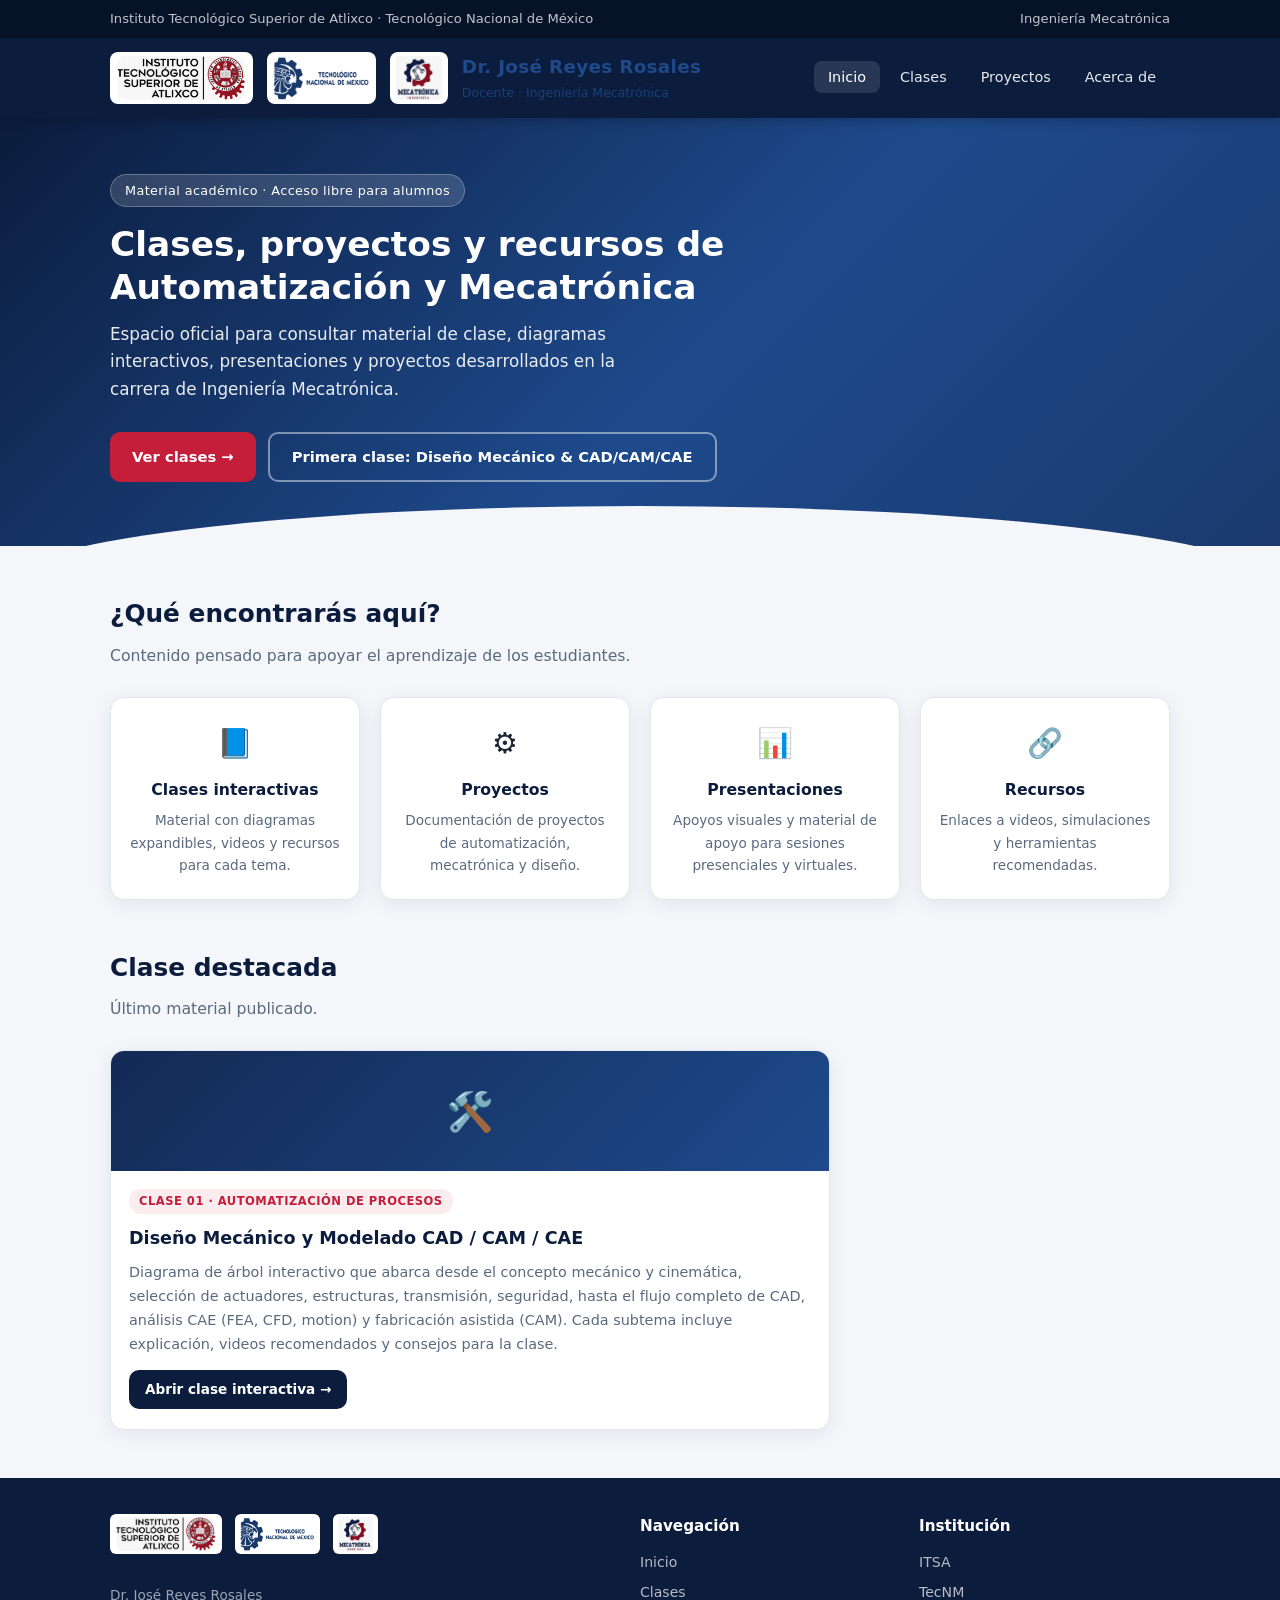
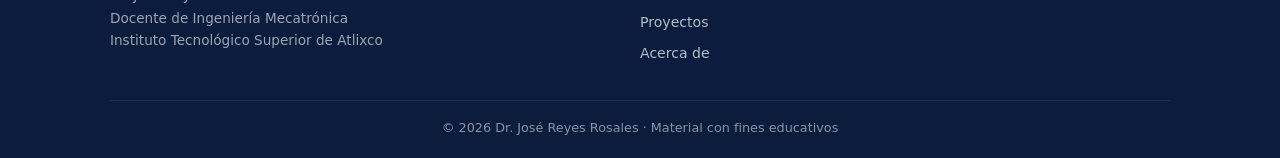
<file: index.html>
<!DOCTYPE html>
<html lang="es">
<head>
  <meta charset="UTF-8">
  <meta name="viewport" content="width=device-width, initial-scale=1.0">
  <title>Dr. José Reyes Rosales | Ingeniería Mecatrónica</title>
  <meta name="description" content="Sitio oficial del Dr. José Reyes Rosales. Clases, proyectos y material de Ingeniería Mecatrónica – Instituto Tecnológico Superior de Atlixco / Tecnológico Nacional de México.">
  <link rel="stylesheet" href="css/style.css">
</head>
<body>

  <!-- HEADER -->
  <header class="site-header">
    <div class="header-top">
      <div class="container">
        <span>Instituto Tecnológico Superior de Atlixco · Tecnológico Nacional de México</span>
        <span>Ingeniería Mecatrónica</span>
      </div>
    </div>
    <div class="header-main">
      <div class="container">
        <a href="index.html" class="brand">
          <img src="assets/LOGO1.png" alt="ITSA">
          <img src="assets/LOGO2.png" alt="TecNM">
          <img src="assets/LOGO3.png" alt="Mecatrónica">
          <div class="brand-text">
            <h1>Dr. José Reyes Rosales</h1>
            <span>Docente · Ingeniería Mecatrónica</span>
          </div>
        </a>
        <nav>
          <ul>
            <li><a href="index.html" class="active">Inicio</a></li>
            <li><a href="clases/index.html">Clases</a></li>
            <li><a href="proyectos/index.html">Proyectos</a></li>
            <li><a href="acerca.html">Acerca de</a></li>
          </ul>
        </nav>
      </div>
    </div>
  </header>

  <main>
    <!-- HERO -->
    <section class="hero">
      <div class="container">
        <div class="hero-badge">Material académico · Acceso libre para alumnos</div>
        <h2>Clases, proyectos y recursos de Automatización y Mecatrónica</h2>
        <p>
          Espacio oficial para consultar material de clase, diagramas interactivos,
          presentaciones y proyectos desarrollados en la carrera de Ingeniería Mecatrónica.
        </p>
        <div class="hero-actions">
          <a href="clases/index.html" class="btn btn-primary">Ver clases →</a>
          <a href="clases/01-diseno-mecanico-cad.html" class="btn btn-outline">Primera clase: Diseño Mecánico & CAD/CAM/CAE</a>
        </div>
      </div>
    </section>

    <!-- FEATURES -->
    <section class="section">
      <div class="container">
        <h2 class="section-title">¿Qué encontrarás aquí?</h2>
        <p class="section-subtitle">Contenido pensado para apoyar el aprendizaje de los estudiantes.</p>
        <div class="features">
          <div class="feature">
            <div class="icon">📘</div>
            <h4>Clases interactivas</h4>
            <p>Material con diagramas expandibles, videos y recursos para cada tema.</p>
          </div>
          <div class="feature">
            <div class="icon">⚙️</div>
            <h4>Proyectos</h4>
            <p>Documentación de proyectos de automatización, mecatrónica y diseño.</p>
          </div>
          <div class="feature">
            <div class="icon">📊</div>
            <h4>Presentaciones</h4>
            <p>Apoyos visuales y material de apoyo para sesiones presenciales y virtuales.</p>
          </div>
          <div class="feature">
            <div class="icon">🔗</div>
            <h4>Recursos</h4>
            <p>Enlaces a videos, simulaciones y herramientas recomendadas.</p>
          </div>
        </div>
      </div>
    </section>

    <!-- LATEST CLASS -->
    <section class="section" style="padding-top:0;">
      <div class="container">
        <h2 class="section-title">Clase destacada</h2>
        <p class="section-subtitle">Último material publicado.</p>
        <div class="cards">
          <article class="card" style="grid-column: 1 / -1; max-width: 720px;">
            <div class="card-img" style="height: 120px;">🛠️</div>
            <div class="card-body">
              <span class="card-tag">Clase 01 · Automatización de procesos</span>
              <h3>Diseño Mecánico y Modelado CAD / CAM / CAE</h3>
              <p>
                Diagrama de árbol interactivo que abarca desde el concepto mecánico y cinemática,
                selección de actuadores, estructuras, transmisión, seguridad, hasta el flujo completo
                de CAD, análisis CAE (FEA, CFD, motion) y fabricación asistida (CAM).
                Cada subtema incluye explicación, videos recomendados y consejos para la clase.
              </p>
              <a href="clases/01-diseno-mecanico-cad.html" class="btn btn-dark">Abrir clase interactiva →</a>
            </div>
          </article>
        </div>
      </div>
    </section>
  </main>

  <!-- FOOTER -->
  <footer class="site-footer">
    <div class="container">
      <div class="footer-grid">
        <div class="footer-brand">
          <img src="assets/LOGO1.png" alt="ITSA">
          <img src="assets/LOGO2.png" alt="TecNM">
          <img src="assets/LOGO3.png" alt="Mecatrónica">
          <p style="margin-top:12px;">
            Dr. José Reyes Rosales<br>
            Docente de Ingeniería Mecatrónica<br>
            Instituto Tecnológico Superior de Atlixco
          </p>
        </div>
        <div class="footer-col">
          <h4>Navegación</h4>
          <a href="index.html">Inicio</a>
          <a href="clases/index.html">Clases</a>
          <a href="proyectos/index.html">Proyectos</a>
          <a href="acerca.html">Acerca de</a>
        </div>
        <div class="footer-col">
          <h4>Institución</h4>
          <a href="https://atlixco.tecnm.mx/" target="_blank" rel="noopener">ITSA</a>
          <a href="https://www.tecnm.mx" target="_blank" rel="noopener">TecNM</a>
        </div>
      </div>
      <div class="footer-bottom">
        © 2026 Dr. José Reyes Rosales · Material con fines educativos
      </div>
    </div>
  </footer>

</body>
</html>
</file>
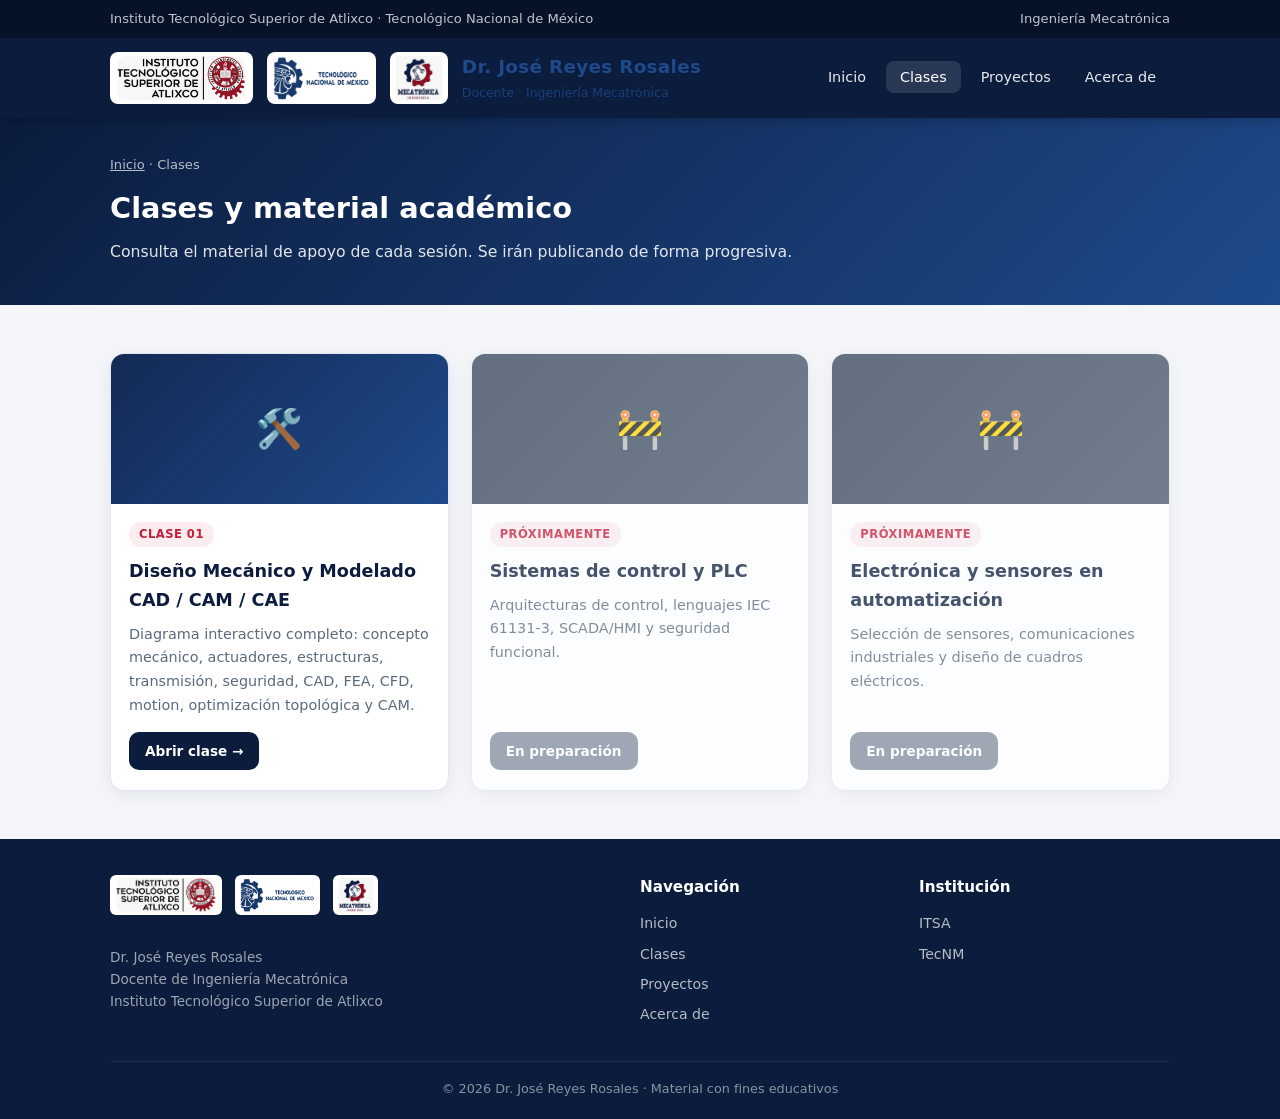
<file: clases/index.html>
<!DOCTYPE html>
<html lang="es">
<head>
  <meta charset="UTF-8">
  <meta name="viewport" content="width=device-width, initial-scale=1.0">
  <title>Clases | Dr. José Reyes Rosales</title>
  <link rel="stylesheet" href="../css/style.css">
</head>
<body>

  <header class="site-header">
    <div class="header-top">
      <div class="container">
        <span>Instituto Tecnológico Superior de Atlixco · Tecnológico Nacional de México</span>
        <span>Ingeniería Mecatrónica</span>
      </div>
    </div>
    <div class="header-main">
      <div class="container">
        <a href="../index.html" class="brand">
          <img src="../assets/LOGO1.png" alt="ITSA">
          <img src="../assets/LOGO2.png" alt="TecNM">
          <img src="../assets/LOGO3.png" alt="Mecatrónica">
          <div class="brand-text">
            <h1>Dr. José Reyes Rosales</h1>
            <span>Docente · Ingeniería Mecatrónica</span>
          </div>
        </a>
        <nav>
          <ul>
            <li><a href="../index.html">Inicio</a></li>
            <li><a href="index.html" class="active">Clases</a></li>
            <li><a href="../proyectos/index.html">Proyectos</a></li>
            <li><a href="../acerca.html">Acerca de</a></li>
          </ul>
        </nav>
      </div>
    </div>
  </header>

  <main>
    <div class="page-header">
      <div class="container">
        <div class="breadcrumb"><a href="../index.html">Inicio</a> · Clases</div>
        <h1>Clases y material académico</h1>
        <p>Consulta el material de apoyo de cada sesión. Se irán publicando de forma progresiva.</p>
      </div>
    </div>

    <section class="section">
      <div class="container">
        <div class="cards">

          <!-- CLASE 01 -->
          <article class="card">
            <div class="card-img">🛠️</div>
            <div class="card-body">
              <span class="card-tag">Clase 01</span>
              <h3>Diseño Mecánico y Modelado CAD / CAM / CAE</h3>
              <p>
                Diagrama interactivo completo: concepto mecánico, actuadores, estructuras,
                transmisión, seguridad, CAD, FEA, CFD, motion, optimización topológica y CAM.
              </p>
              <a href="01-diseno-mecanico-cad.html" class="btn btn-dark">Abrir clase →</a>
            </div>
          </article>

          <!-- PLACEHOLDERS for future classes -->
          <article class="card" style="opacity:0.75;">
            <div class="card-img" style="background:linear-gradient(135deg,#334155,#475569);">🚧</div>
            <div class="card-body">
              <span class="card-tag">Próximamente</span>
              <h3>Sistemas de control y PLC</h3>
              <p>Arquitecturas de control, lenguajes IEC 61131-3, SCADA/HMI y seguridad funcional.</p>
              <span class="btn btn-dark" style="opacity:0.5;cursor:default;">En preparación</span>
            </div>
          </article>

          <article class="card" style="opacity:0.75;">
            <div class="card-img" style="background:linear-gradient(135deg,#334155,#475569);">🚧</div>
            <div class="card-body">
              <span class="card-tag">Próximamente</span>
              <h3>Electrónica y sensores en automatización</h3>
              <p>Selección de sensores, comunicaciones industriales y diseño de cuadros eléctricos.</p>
              <span class="btn btn-dark" style="opacity:0.5;cursor:default;">En preparación</span>
            </div>
          </article>

        </div>
      </div>
    </section>
  </main>

  <footer class="site-footer">
    <div class="container">
      <div class="footer-grid">
        <div class="footer-brand">
          <img src="../assets/LOGO1.png" alt="ITSA">
          <img src="../assets/LOGO2.png" alt="TecNM">
          <img src="../assets/LOGO3.png" alt="Mecatrónica">
          <p style="margin-top:12px;">
            Dr. José Reyes Rosales<br>
            Docente de Ingeniería Mecatrónica<br>
            Instituto Tecnológico Superior de Atlixco
          </p>
        </div>
        <div class="footer-col">
          <h4>Navegación</h4>
          <a href="../index.html">Inicio</a>
          <a href="index.html">Clases</a>
          <a href="../proyectos/index.html">Proyectos</a>
          <a href="../acerca.html">Acerca de</a>
        </div>
        <div class="footer-col">
          <h4>Institución</h4>
          <a href="https://atlixco.tecnm.mx/" target="_blank" rel="noopener">ITSA</a>
          <a href="https://www.tecnm.mx" target="_blank" rel="noopener">TecNM</a>
        </div>
      </div>
      <div class="footer-bottom">
        © 2026 Dr. José Reyes Rosales · Material con fines educativos
      </div>
    </div>
  </footer>

</body>
</html>
</file>
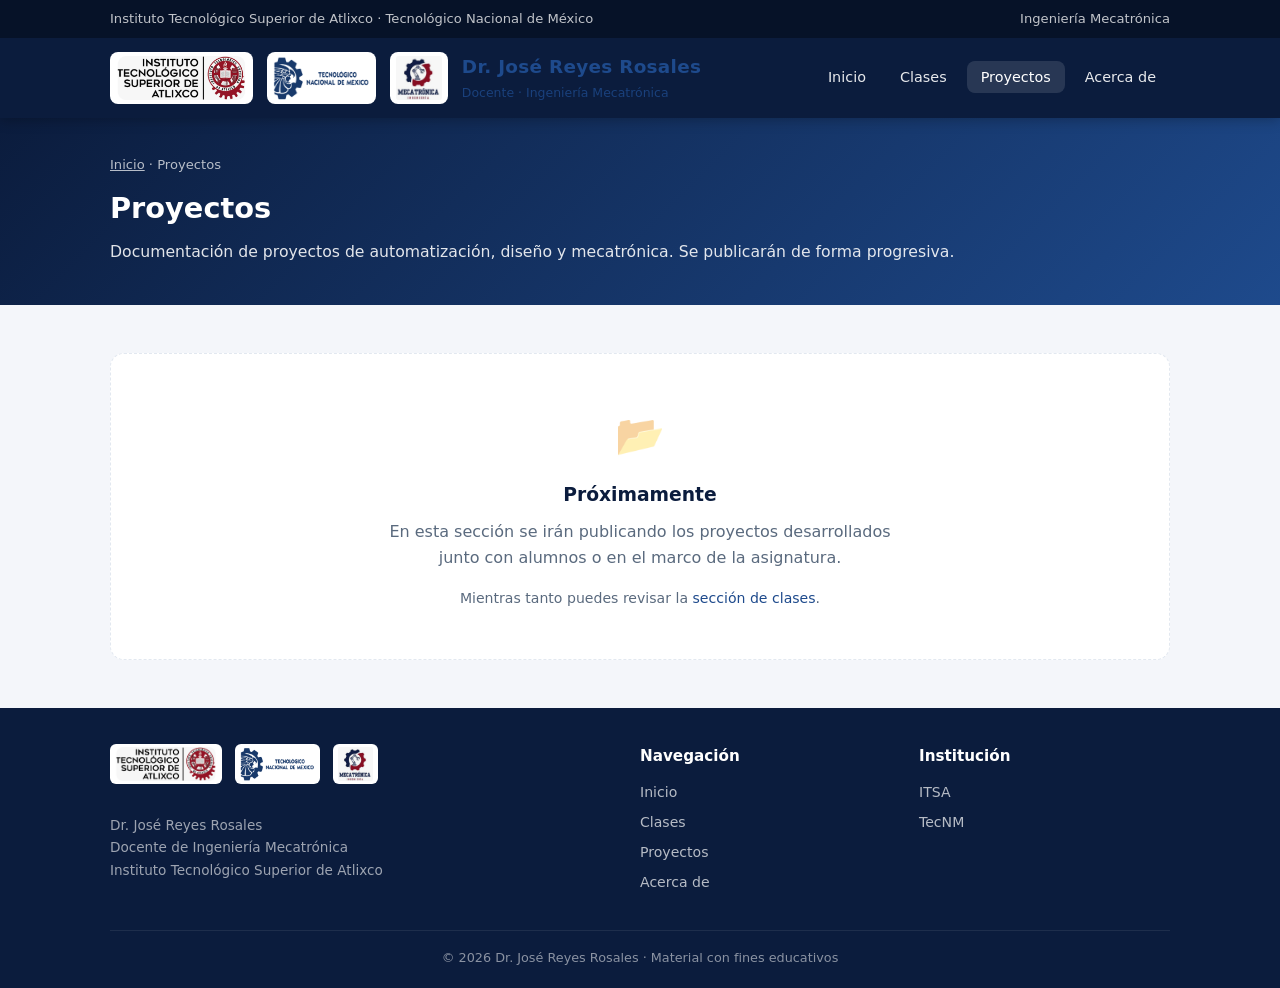
<file: proyectos/index.html>
<!DOCTYPE html>
<html lang="es">
<head>
  <meta charset="UTF-8">
  <meta name="viewport" content="width=device-width, initial-scale=1.0">
  <title>Proyectos | Dr. José Reyes Rosales</title>
  <link rel="stylesheet" href="../css/style.css">
</head>
<body>

  <header class="site-header">
    <div class="header-top">
      <div class="container">
        <span>Instituto Tecnológico Superior de Atlixco · Tecnológico Nacional de México</span>
        <span>Ingeniería Mecatrónica</span>
      </div>
    </div>
    <div class="header-main">
      <div class="container">
        <a href="../index.html" class="brand">
          <img src="../assets/LOGO1.png" alt="ITSA">
          <img src="../assets/LOGO2.png" alt="TecNM">
          <img src="../assets/LOGO3.png" alt="Mecatrónica">
          <div class="brand-text">
            <h1>Dr. José Reyes Rosales</h1>
            <span>Docente · Ingeniería Mecatrónica</span>
          </div>
        </a>
        <nav>
          <ul>
            <li><a href="../index.html">Inicio</a></li>
            <li><a href="../clases/index.html">Clases</a></li>
            <li><a href="index.html" class="active">Proyectos</a></li>
            <li><a href="../acerca.html">Acerca de</a></li>
          </ul>
        </nav>
      </div>
    </div>
  </header>

  <main>
    <div class="page-header">
      <div class="container">
        <div class="breadcrumb"><a href="../index.html">Inicio</a> · Proyectos</div>
        <h1>Proyectos</h1>
        <p>Documentación de proyectos de automatización, diseño y mecatrónica. Se publicarán de forma progresiva.</p>
      </div>
    </div>

    <section class="section">
      <div class="container">
        <div class="empty">
          <div class="icon">📂</div>
          <h3 style="color:var(--navy);margin-bottom:8px;">Próximamente</h3>
          <p>En esta sección se irán publicando los proyectos desarrollados<br>
          junto con alumnos o en el marco de la asignatura.</p>
          <p style="margin-top:16px;font-size:0.88rem;">
            Mientras tanto puedes revisar la <a href="../clases/index.html">sección de clases</a>.
          </p>
        </div>
      </div>
    </section>
  </main>

  <footer class="site-footer">
    <div class="container">
      <div class="footer-grid">
        <div class="footer-brand">
          <img src="../assets/LOGO1.png" alt="ITSA">
          <img src="../assets/LOGO2.png" alt="TecNM">
          <img src="../assets/LOGO3.png" alt="Mecatrónica">
          <p style="margin-top:12px;">
            Dr. José Reyes Rosales<br>
            Docente de Ingeniería Mecatrónica<br>
            Instituto Tecnológico Superior de Atlixco
          </p>
        </div>
        <div class="footer-col">
          <h4>Navegación</h4>
          <a href="../index.html">Inicio</a>
          <a href="../clases/index.html">Clases</a>
          <a href="index.html">Proyectos</a>
          <a href="../acerca.html">Acerca de</a>
        </div>
        <div class="footer-col">
          <h4>Institución</h4>
          <a href="https://atlixco.tecnm.mx/" target="_blank" rel="noopener">ITSA</a>
          <a href="https://www.tecnm.mx" target="_blank" rel="noopener">TecNM</a>
        </div>
      </div>
      <div class="footer-bottom">
        © 2026 Dr. José Reyes Rosales · Material con fines educativos
      </div>
    </div>
  </footer>

</body>
</html>
</file>
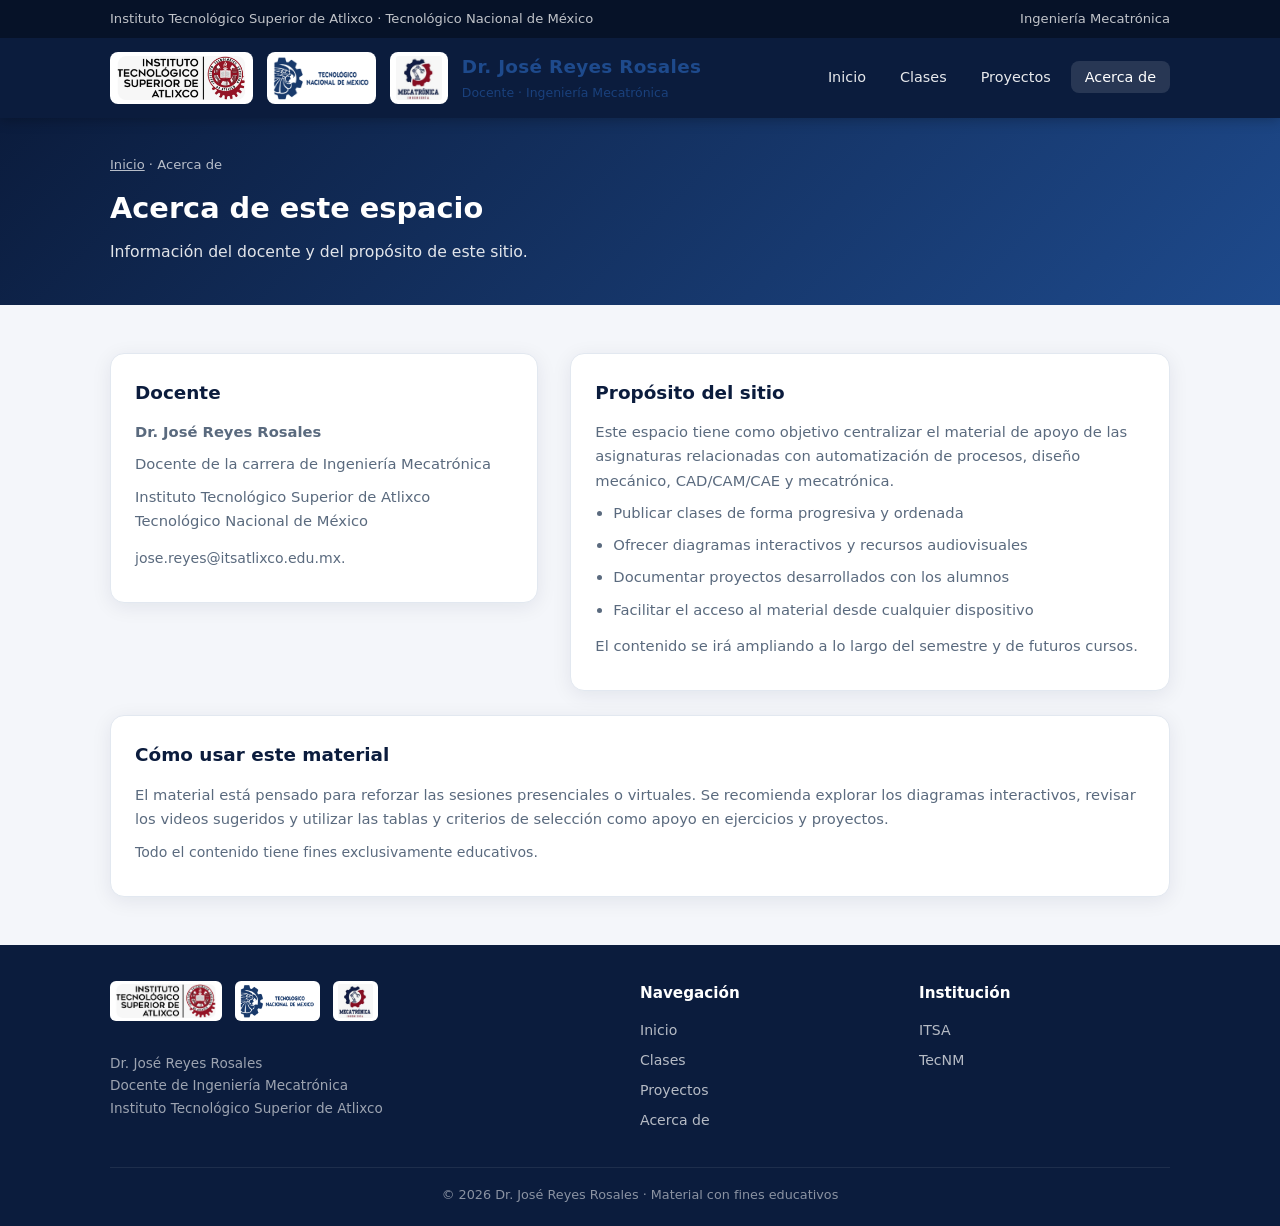
<file: acerca.html>
<!DOCTYPE html>
<html lang="es">
<head>
  <meta charset="UTF-8">
  <meta name="viewport" content="width=device-width, initial-scale=1.0">
  <title>Acerca de | Dr. José Reyes Rosales</title>
  <link rel="stylesheet" href="css/style.css">
</head>
<body>

  <header class="site-header">
    <div class="header-top">
      <div class="container">
        <span>Instituto Tecnológico Superior de Atlixco · Tecnológico Nacional de México</span>
        <span>Ingeniería Mecatrónica</span>
      </div>
    </div>
    <div class="header-main">
      <div class="container">
        <a href="index.html" class="brand">
          <img src="assets/LOGO1.png" alt="ITSA">
          <img src="assets/LOGO2.png" alt="TecNM">
          <img src="assets/LOGO3.png" alt="Mecatrónica">
          <div class="brand-text">
            <h1>Dr. José Reyes Rosales</h1>
            <span>Docente · Ingeniería Mecatrónica</span>
          </div>
        </a>
        <nav>
          <ul>
            <li><a href="index.html">Inicio</a></li>
            <li><a href="clases/index.html">Clases</a></li>
            <li><a href="proyectos/index.html">Proyectos</a></li>
            <li><a href="acerca.html" class="active">Acerca de</a></li>
          </ul>
        </nav>
      </div>
    </div>
  </header>

  <main>
    <div class="page-header">
      <div class="container">
        <div class="breadcrumb"><a href="index.html">Inicio</a> · Acerca de</div>
        <h1>Acerca de este espacio</h1>
        <p>Información del docente y del propósito de este sitio.</p>
      </div>
    </div>

    <section class="section">
      <div class="container">
        <div class="about-grid">
          <div class="about-card">
            <h3>Docente</h3>
            <p><strong>Dr. José Reyes Rosales</strong></p>
            <p>Docente de la carrera de Ingeniería Mecatrónica</p>
            <p>Instituto Tecnológico Superior de Atlixco<br>
            Tecnológico Nacional de México</p>
            <p style="margin-top:14px;font-size:0.88rem;color:var(--text-muted);">
              jose.reyes@itsatlixco.edu.mx.
            </p>
          </div>

          <div class="about-card">
            <h3>Propósito del sitio</h3>
            <p>
              Este espacio tiene como objetivo centralizar el material de apoyo de las asignaturas
              relacionadas con automatización de procesos, diseño mecánico, CAD/CAM/CAE y mecatrónica.
            </p>
            <ul>
              <li>Publicar clases de forma progresiva y ordenada</li>
              <li>Ofrecer diagramas interactivos y recursos audiovisuales</li>
              <li>Documentar proyectos desarrollados con los alumnos</li>
              <li>Facilitar el acceso al material desde cualquier dispositivo</li>
            </ul>
            <p style="margin-top:12px;">
              El contenido se irá ampliando a lo largo del semestre y de futuros cursos.
            </p>
          </div>
        </div>

        <div class="about-card" style="margin-top:24px;">
          <h3>Cómo usar este material</h3>
          <p>
            El material está pensado para reforzar las sesiones presenciales o virtuales.
            Se recomienda explorar los diagramas interactivos, revisar los videos sugeridos
            y utilizar las tablas y criterios de selección como apoyo en ejercicios y proyectos.
          </p>
          <p style="margin-top:10px;font-size:0.88rem;color:var(--text-muted);">
            Todo el contenido tiene fines exclusivamente educativos.
          </p>
        </div>
      </div>
    </section>
  </main>

  <footer class="site-footer">
    <div class="container">
      <div class="footer-grid">
        <div class="footer-brand">
          <img src="assets/LOGO1.png" alt="ITSA">
          <img src="assets/LOGO2.png" alt="TecNM">
          <img src="assets/LOGO3.png" alt="Mecatrónica">
          <p style="margin-top:12px;">
            Dr. José Reyes Rosales<br>
            Docente de Ingeniería Mecatrónica<br>
            Instituto Tecnológico Superior de Atlixco
          </p>
        </div>
        <div class="footer-col">
          <h4>Navegación</h4>
          <a href="index.html">Inicio</a>
          <a href="clases/index.html">Clases</a>
          <a href="proyectos/index.html">Proyectos</a>
          <a href="acerca.html">Acerca de</a>
        </div>
        <div class="footer-col">
          <h4>Institución</h4>
          <a href="https://atlixco.tecnm.mx/" target="_blank" rel="noopener">ITSA</a>
          <a href="https://www.tecnm.mx" target="_blank" rel="noopener">TecNM</a>
        </div>
      </div>
      <div class="footer-bottom">
        © 2026 Dr. José Reyes Rosales · Material con fines educativos
      </div>
    </div>
  </footer>

</body>
</html>
</file>
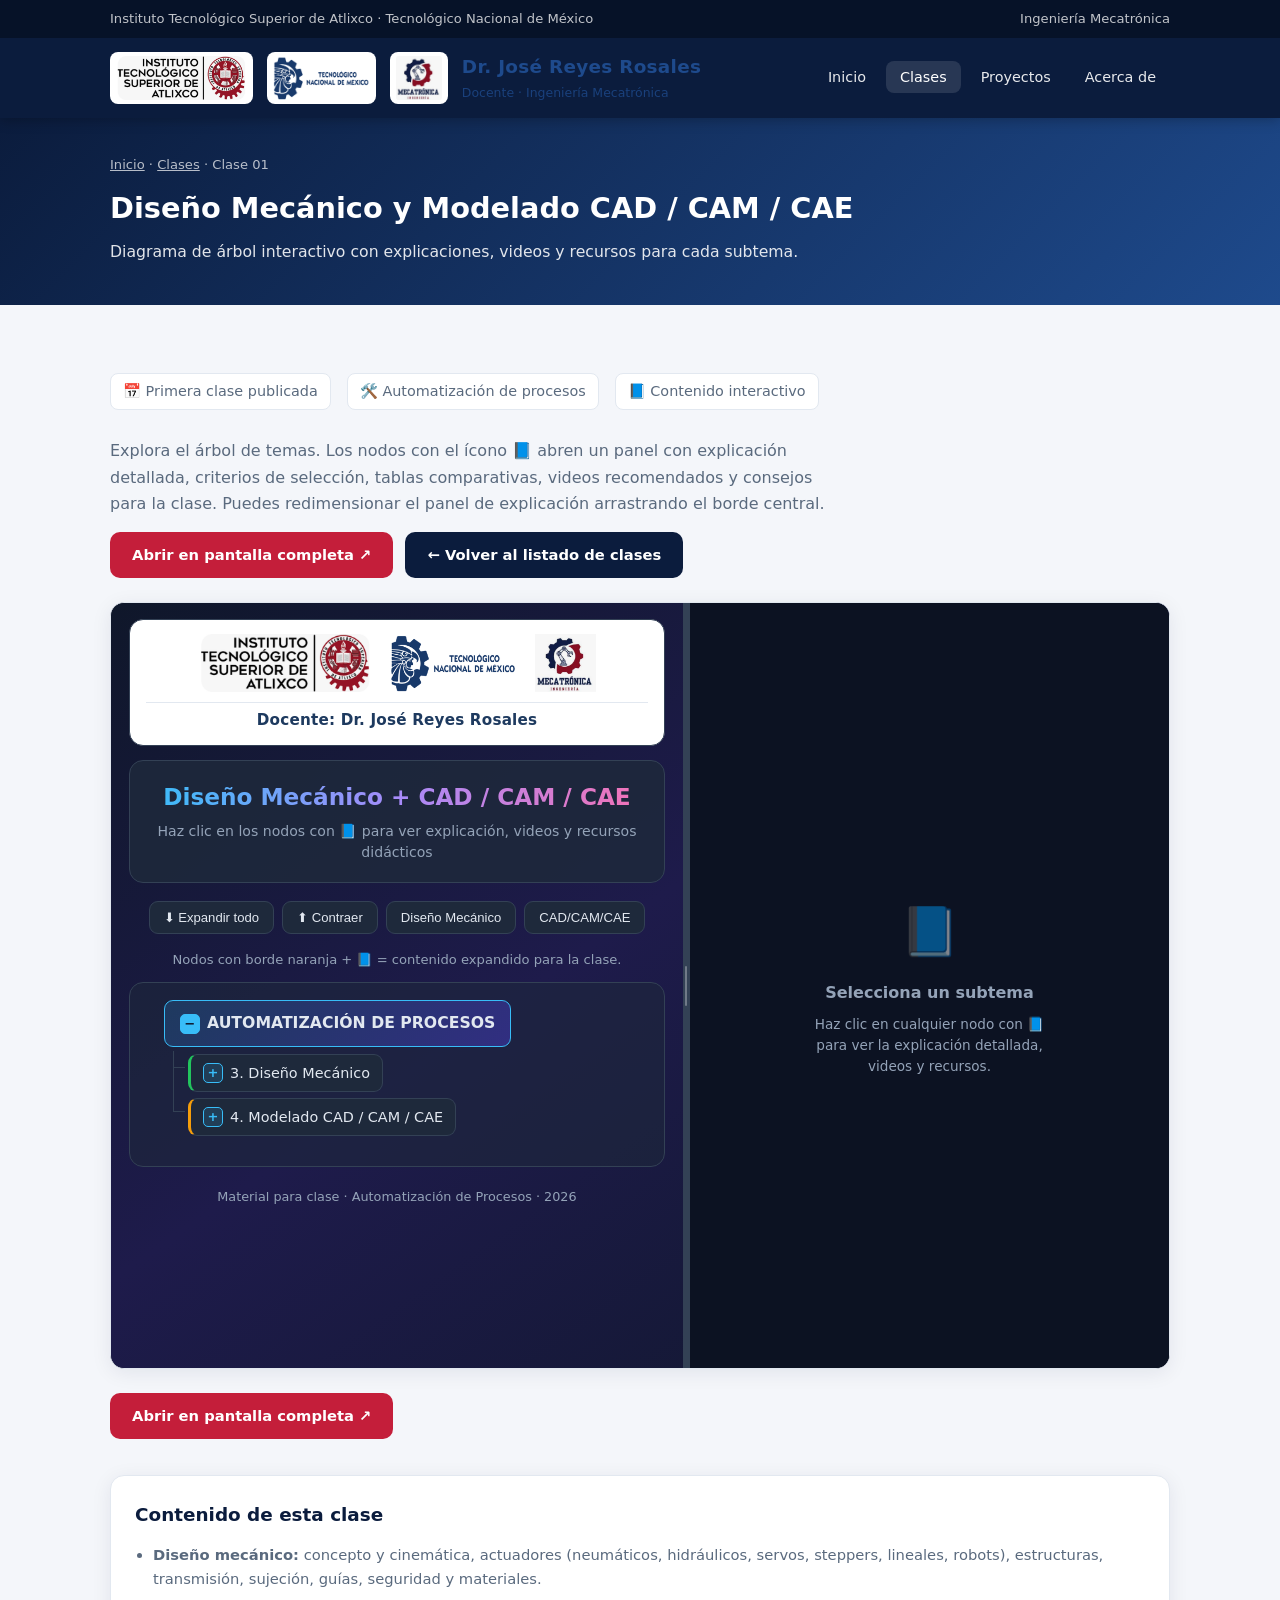
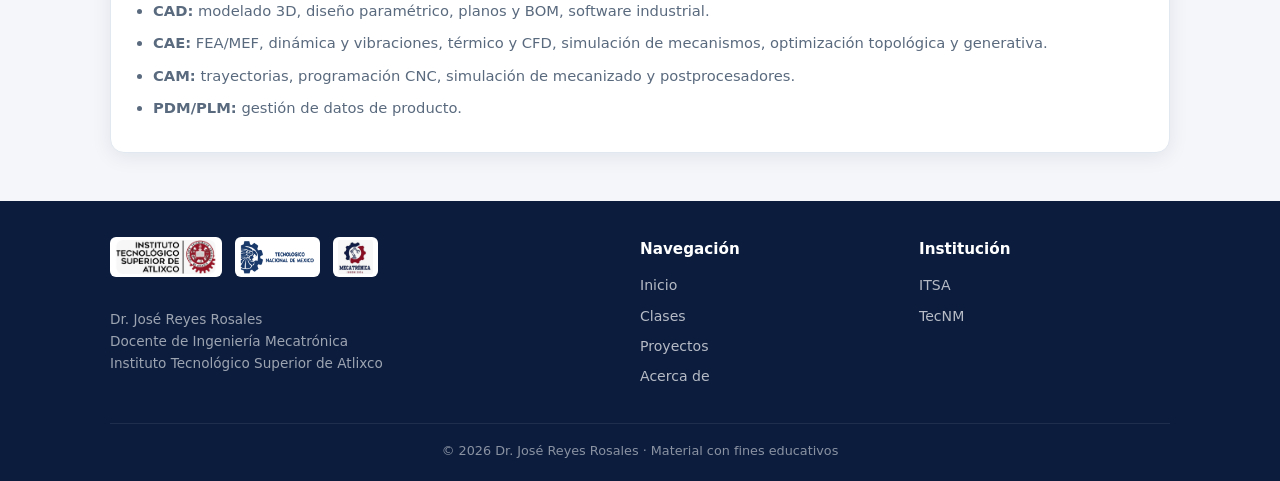
<file: clases/01-diseno-mecanico-cad.html>
<!DOCTYPE html>
<html lang="es">
<head>
  <meta charset="UTF-8">
  <meta name="viewport" content="width=device-width, initial-scale=1.0">
  <title>Clase 01 · Diseño Mecánico y CAD/CAM/CAE | Dr. José Reyes Rosales</title>
  <link rel="stylesheet" href="../css/style.css">
</head>
<body>

  <header class="site-header">
    <div class="header-top">
      <div class="container">
        <span>Instituto Tecnológico Superior de Atlixco · Tecnológico Nacional de México</span>
        <span>Ingeniería Mecatrónica</span>
      </div>
    </div>
    <div class="header-main">
      <div class="container">
        <a href="../index.html" class="brand">
          <img src="../assets/LOGO1.png" alt="ITSA">
          <img src="../assets/LOGO2.png" alt="TecNM">
          <img src="../assets/LOGO3.png" alt="Mecatrónica">
          <div class="brand-text">
            <h1>Dr. José Reyes Rosales</h1>
            <span>Docente · Ingeniería Mecatrónica</span>
          </div>
        </a>
        <nav>
          <ul>
            <li><a href="../index.html">Inicio</a></li>
            <li><a href="index.html" class="active">Clases</a></li>
            <li><a href="../proyectos/index.html">Proyectos</a></li>
            <li><a href="../acerca.html">Acerca de</a></li>
          </ul>
        </nav>
      </div>
    </div>
  </header>

  <main>
    <div class="page-header">
      <div class="container">
        <div class="breadcrumb">
          <a href="../index.html">Inicio</a> · <a href="index.html">Clases</a> · Clase 01
        </div>
        <h1>Diseño Mecánico y Modelado CAD / CAM / CAE</h1>
        <p>Diagrama de árbol interactivo con explicaciones, videos y recursos para cada subtema.</p>
      </div>
    </div>

    <section class="section">
      <div class="container">
        <div class="class-meta">
          <span>📅 Primera clase publicada</span>
          <span>🛠️ Automatización de procesos</span>
          <span>📘 Contenido interactivo</span>
        </div>

        <p style="max-width:720px;color:var(--text-muted);margin-bottom:8px;">
          Explora el árbol de temas. Los nodos con el ícono 📘 abren un panel con explicación detallada,
          criterios de selección, tablas comparativas, videos recomendados y consejos para la clase.
          Puedes redimensionar el panel de explicación arrastrando el borde central.
        </p>

        <div class="embed-actions">
          <a href="diagrama_automatizacion_interactivo.html" target="_blank" class="btn btn-primary">
            Abrir en pantalla completa ↗
          </a>
          <a href="index.html" class="btn btn-dark">← Volver al listado de clases</a>
        </div>

        <div class="embed-box">
          <iframe
            src="diagrama_automatizacion_interactivo.html"
            title="Diagrama interactivo Diseño Mecánico y CAD/CAM/CAE"
            allowfullscreen
            loading="lazy">
          </iframe>
        </div>

        <div class="embed-actions">
          <a href="diagrama_automatizacion_interactivo.html" target="_blank" class="btn btn-primary">
            Abrir en pantalla completa ↗
          </a>
        </div>

        <div class="about-card" style="margin-top:36px;">
          <h3>Contenido de esta clase</h3>
          <ul>
            <li><strong>Diseño mecánico:</strong> concepto y cinemática, actuadores (neumáticos, hidráulicos, servos, steppers, lineales, robots), estructuras, transmisión, sujeción, guías, seguridad y materiales.</li>
            <li><strong>CAD:</strong> modelado 3D, diseño paramétrico, planos y BOM, software industrial.</li>
            <li><strong>CAE:</strong> FEA/MEF, dinámica y vibraciones, térmico y CFD, simulación de mecanismos, optimización topológica y generativa.</li>
            <li><strong>CAM:</strong> trayectorias, programación CNC, simulación de mecanizado y postprocesadores.</li>
            <li><strong>PDM/PLM:</strong> gestión de datos de producto.</li>
          </ul>
        </div>
      </div>
    </section>
  </main>

  <footer class="site-footer">
    <div class="container">
      <div class="footer-grid">
        <div class="footer-brand">
          <img src="../assets/LOGO1.png" alt="ITSA">
          <img src="../assets/LOGO2.png" alt="TecNM">
          <img src="../assets/LOGO3.png" alt="Mecatrónica">
          <p style="margin-top:12px;">
            Dr. José Reyes Rosales<br>
            Docente de Ingeniería Mecatrónica<br>
            Instituto Tecnológico Superior de Atlixco
          </p>
        </div>
        <div class="footer-col">
          <h4>Navegación</h4>
          <a href="../index.html">Inicio</a>
          <a href="index.html">Clases</a>
          <a href="../proyectos/index.html">Proyectos</a>
          <a href="../acerca.html">Acerca de</a>
        </div>
        <div class="footer-col">
          <h4>Institución</h4>
          <a href="https://atlixco.tecnm.mx/" target="_blank" rel="noopener">ITSA</a>
          <a href="https://www.tecnm.mx" target="_blank" rel="noopener">TecNM</a>
        </div>
      </div>
      <div class="footer-bottom">
        © 2026 Dr. José Reyes Rosales · Material con fines educativos
      </div>
    </div>
  </footer>

</body>
</html>
</file>
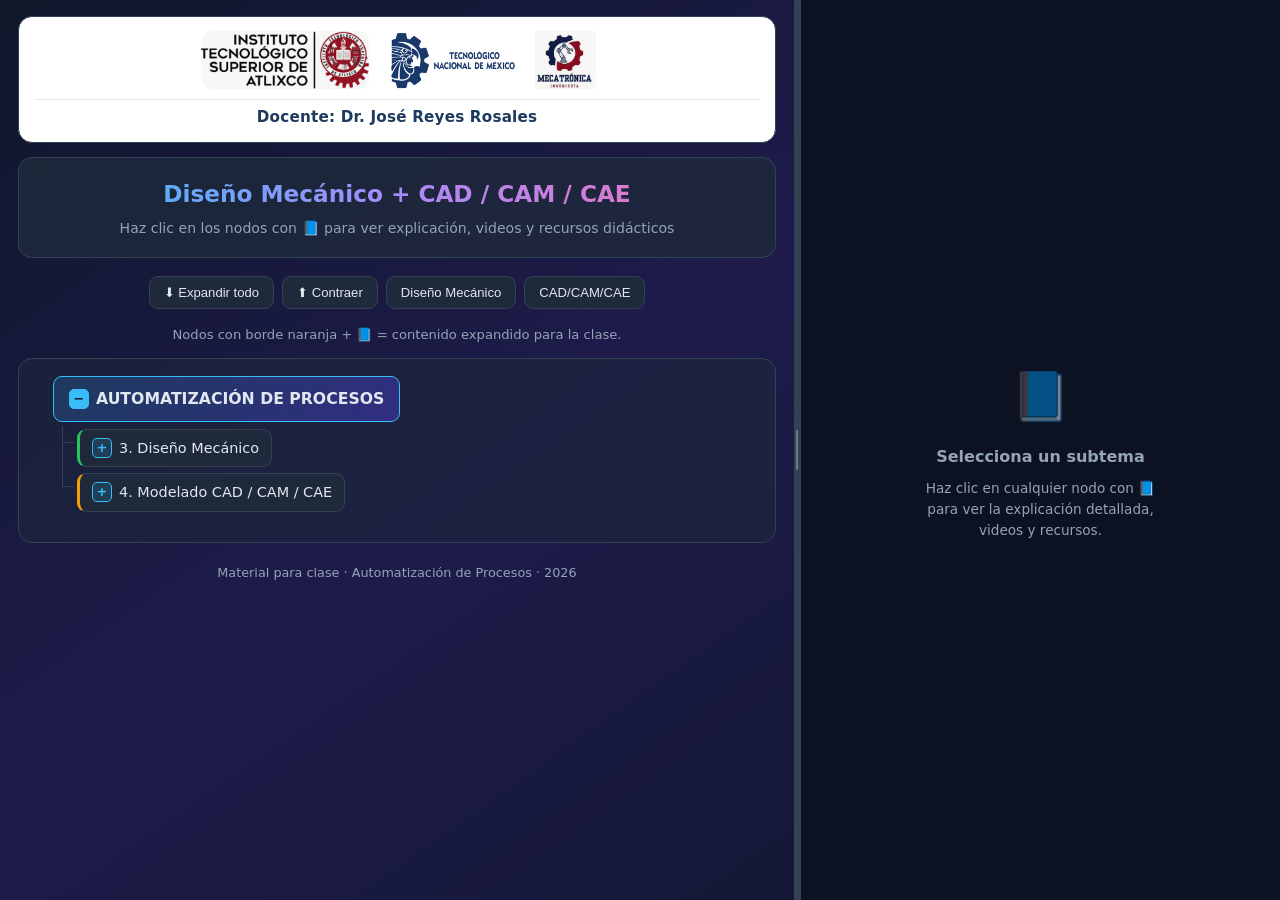
<file: clases/diagrama_automatizacion_interactivo.html>
<!DOCTYPE html>
<html lang="es">
<head>
<meta charset="UTF-8">
<meta name="viewport" content="width=device-width, initial-scale=1.0">
<title>Diagrama Interactivo - Diseño Mecánico & CAD/CAM/CAE</title>
<style>
  :root {
    --bg: #0f172a; --card: #1e293b; --border: #334155; --text: #e2e8f0;
    --text-muted: #94a3b8; --accent: #38bdf8; --accent2: #a78bfa;
    --success: #22c55e; --warning: #f59e0b; --pink: #f472b6; --orange: #fb923c;
  }
  * { margin: 0; padding: 0; box-sizing: border-box; }
  body {
    font-family: 'Segoe UI', system-ui, -apple-system, sans-serif;
    background: linear-gradient(145deg, #0f172a 0%, #1e1b4b 45%, #0f172a 100%);
    color: var(--text); min-height: 100vh; line-height: 1.55;
  }
  .layout {
    display: flex;
    min-height: 100vh;
    width: 100%;
  }
  .tree-side {
    flex: 1 1 auto;
    min-width: 320px;
    padding: 16px 18px 40px;
    overflow-y: auto;
    max-height: 100vh;
  }
  .resizer {
    width: 6px;
    background: var(--border);
    cursor: col-resize;
    flex: 0 0 6px;
    transition: background 0.2s;
    position: relative;
    z-index: 10;
  }
  .resizer:hover, .resizer.dragging {
    background: var(--accent);
  }
  .resizer::after {
    content: '';
    position: absolute;
    top: 50%;
    left: 50%;
    transform: translate(-50%, -50%);
    width: 2px;
    height: 40px;
    background: rgba(255,255,255,0.3);
    border-radius: 2px;
  }
  .detail-panel {
    flex: 0 0 480px;
    width: 480px;
    min-width: 320px;
    max-width: 70vw;
    background: #0c1222;
    border-left: 1px solid var(--border);
    padding: 0;
    overflow-y: auto;
    max-height: 100vh;
    display: flex;
    flex-direction: column;
  }
  @media (max-width: 980px) {
    .layout { flex-direction: column; }
    .resizer { display: none; }
    .detail-panel {
      position: fixed; top: 0; right: 0; width: 100% !important; max-width: 520px;
      height: 100%; z-index: 100; transform: translateX(100%); transition: transform 0.3s ease;
      flex: none;
    }
    .detail-panel.open { transform: translateX(0); }
    .overlay { display: none; position: fixed; inset: 0; background: rgba(0,0,0,0.55); z-index: 99; }
    .overlay.show { display: block; }
  }
  .brand-header {
    background: #ffffff;
    border-radius: 14px;
    border: 1px solid var(--border);
    padding: 14px 16px 12px;
    margin-bottom: 14px;
    text-align: center;
  }
  .logos-row {
    display: flex;
    align-items: center;
    justify-content: center;
    gap: 18px;
    flex-wrap: wrap;
    margin-bottom: 10px;
  }
  .logos-row img {
    height: 58px;
    width: auto;
    object-fit: contain;
  }
  .docente-line {
    font-size: 0.95rem;
    color: #1e3a5f;
    font-weight: 600;
    letter-spacing: 0.2px;
    padding-top: 6px;
    border-top: 1px solid #e2e8f0;
  }
  header {
    text-align: center; margin-bottom: 18px; padding: 18px 16px;
    background: rgba(30, 41, 59, 0.85); border-radius: 14px; border: 1px solid var(--border);
  }
  header h1 {
    font-size: 1.45rem;
    background: linear-gradient(90deg, #38bdf8, #a78bfa, #f472b6);
    -webkit-background-clip: text; -webkit-text-fill-color: transparent; background-clip: text;
    margin-bottom: 6px;
  }
  header p { color: var(--text-muted); font-size: 0.88rem; }
  .controls { display: flex; gap: 8px; justify-content: center; flex-wrap: wrap; margin-bottom: 16px; }
  .btn {
    background: var(--card); color: var(--text); border: 1px solid var(--border);
    padding: 8px 14px; border-radius: 9px; cursor: pointer; font-size: 0.82rem; font-weight: 500; transition: all 0.2s;
  }
  .btn:hover { background: var(--accent); color: #0f172a; border-color: var(--accent); }
  .btn.secondary:hover { background: var(--accent2); border-color: var(--accent2); }
  .hint { text-align: center; color: var(--text-muted); font-size: 0.82rem; margin-bottom: 12px; }
  .tree-container {
    background: rgba(30, 41, 59, 0.55); border-radius: 14px; border: 1px solid var(--border); padding: 14px 10px 24px;
  }
  .tree ul { list-style: none; padding-left: 0; }
  .tree li { position: relative; padding: 3px 0 3px 24px; }
  .tree li::before { content: ''; position: absolute; left: 9px; top: 0; bottom: 0; width: 1px; background: var(--border); }
  .tree li:last-child::before { height: 16px; }
  .tree li::after { content: ''; position: absolute; left: 9px; top: 16px; width: 12px; height: 1px; background: var(--border); }
  .tree > ul > li::before, .tree > ul > li::after { display: none; }
  .node {
    display: inline-flex; align-items: center; gap: 7px; padding: 7px 12px;
    background: var(--card); border: 1px solid var(--border); border-radius: 9px;
    cursor: pointer; transition: all 0.18s; user-select: none; font-size: 0.9rem;
  }
  .node:hover { border-color: var(--accent); background: #1e3a5f; transform: translateX(2px); }
  .node.root {
    background: linear-gradient(135deg, #1e3a5f, #312e81); border-color: var(--accent);
    font-weight: 600; font-size: 0.98rem; padding: 10px 15px;
  }
  .node.has-detail { border-left: 3px solid var(--warning); }
  .node.has-detail::after { content: '📘'; font-size: 0.75rem; margin-left: 4px; }
  .toggle {
    width: 20px; height: 20px; border-radius: 5px; background: rgba(56, 189, 248, 0.15);
    border: 1px solid var(--accent); color: var(--accent); display: inline-flex;
    align-items: center; justify-content: center; font-size: 13px; font-weight: bold; flex-shrink: 0;
  }
  .node.expanded > .toggle { background: var(--accent); color: #0f172a; }
  .node.leaf { cursor: default; background: rgba(30,41,59,0.45); border-style: dashed; }
  .node.leaf:hover { transform: none; border-color: var(--border); }
  .node.leaf .toggle { display: none; }
  .children { display: none; margin-top: 4px; padding-left: 6px; }
  .node.expanded + .children { display: block; }
  .branch-3 .node:not(.leaf) { border-left: 3px solid #22c55e; }
  .branch-4 .node:not(.leaf) { border-left: 3px solid #f59e0b; }
  /* detail-panel styles moved to layout section */
  .detail-header {
    padding: 16px 18px; background: linear-gradient(135deg, #1e3a5f, #312e81);
    border-bottom: 1px solid var(--border); position: sticky; top: 0; z-index: 5;
  }
  .detail-header h2 { font-size: 1.12rem; margin-bottom: 4px; }
  .detail-header .close-btn {
    float: right; background: transparent; border: 1px solid rgba(255,255,255,0.3);
    color: white; width: 30px; height: 30px; border-radius: 8px; cursor: pointer; font-size: 1.1rem;
  }
  .detail-body { padding: 18px; flex: 1; }
  .detail-body h3 { font-size: 0.95rem; color: var(--accent); margin: 18px 0 8px; display: flex; align-items: center; gap: 6px; }
  .detail-body h3:first-child { margin-top: 0; }
  .detail-body p, .detail-body li { font-size: 0.88rem; color: #cbd5e1; margin-bottom: 8px; }
  .detail-body ul, .detail-body ol { padding-left: 18px; margin-bottom: 12px; }
  .detail-body li { margin-bottom: 5px; }
  .video-card, .resource-card {
    background: var(--card); border: 1px solid var(--border); border-radius: 10px;
    padding: 12px; margin: 10px 0; transition: border-color 0.2s;
  }
  .video-card:hover, .resource-card:hover { border-color: var(--accent); }
  .video-card a, .resource-card a { color: var(--accent); text-decoration: none; font-weight: 600; font-size: 0.9rem; }
  .video-card a:hover, .resource-card a:hover { text-decoration: underline; }
  .video-card .meta, .resource-card .meta { font-size: 0.78rem; color: var(--text-muted); margin-top: 4px; }
  .tag {
    display: inline-block; font-size: 0.7rem; padding: 2px 8px; border-radius: 12px;
    margin-right: 5px; margin-bottom: 4px; background: rgba(56,189,248,0.15); color: var(--accent);
  }
  .tag.sim { background: rgba(34,197,94,0.15); color: #4ade80; }
  .tag.video { background: rgba(244,114,182,0.15); color: #f472b6; }
  .tag.tool { background: rgba(251,146,60,0.15); color: #fb923c; }
  .empty-state {
    display: flex; flex-direction: column; align-items: center; justify-content: center;
    height: 100%; padding: 40px 20px; text-align: center; color: var(--text-muted);
  }
  .empty-state .icon { font-size: 3rem; margin-bottom: 12px; opacity: 0.5; }
  .highlight-box {
    background: rgba(56,189,248,0.08); border-left: 3px solid var(--accent);
    padding: 10px 14px; border-radius: 0 8px 8px 0; margin: 12px 0; font-size: 0.86rem;
  }
  .comparison-table { width: 100%; border-collapse: collapse; font-size: 0.8rem; margin: 10px 0; }
  .comparison-table th, .comparison-table td { border: 1px solid var(--border); padding: 6px 8px; text-align: left; }
  .comparison-table th { background: rgba(56,189,248,0.12); color: var(--accent); }
  footer { text-align: center; margin-top: 20px; color: var(--text-muted); font-size: 0.8rem; }
</style>
</head>
<body>
  <div class="overlay" id="overlay" onclick="closeDetail()"></div>
  <div class="layout">
    <div class="tree-side">
      <div class="brand-header">
        <div class="logos-row">
          <img src="LOGO1.png" alt="Instituto Tecnológico Superior de Atlixco">
          <img src="LOGO2.png" alt="Tecnológico Nacional de México">
          <img src="LOGO3.png" alt="Ingeniería Mecatrónica">
        </div>
        <div class="docente-line">Docente: Dr. José Reyes Rosales</div>
      </div>
      <header>
        <h1>Diseño Mecánico + CAD / CAM / CAE</h1>
        <p>Haz clic en los nodos con 📘 para ver explicación, videos y recursos didácticos</p>
      </header>
      <div class="controls">
        <button class="btn" onclick="expandAll()">⬇ Expandir todo</button>
        <button class="btn secondary" onclick="collapseAll()">⬆ Contraer</button>
        <button class="btn" onclick="focusSection(3)">Diseño Mecánico</button>
        <button class="btn" onclick="focusSection(4)">CAD/CAM/CAE</button>
      </div>
      <p class="hint">Nodos con borde naranja + 📘 = contenido expandido para la clase.</p>
      <div class="tree-container"><div class="tree" id="tree"></div></div>
      <footer>Material para clase · Automatización de Procesos · 2026</footer>
    </div>
    <div class="resizer" id="resizer" title="Arrastra para cambiar el tamaño del panel"></div>
    <div class="detail-panel" id="detailPanel">
      <div class="empty-state" id="emptyState">
        <div class="icon">📘</div>
        <p><strong>Selecciona un subtema</strong></p>
        <p style="margin-top:8px;font-size:0.85rem">Haz clic en cualquier nodo con 📘<br>para ver la explicación detallada,<br>videos y recursos.</p>
      </div>
      <div id="detailContent" style="display:none;">
        <div class="detail-header">
          <button class="close-btn" onclick="closeDetail()">×</button>
          <h2 id="detailTitle">Título</h2>
          <div id="detailTags"></div>
        </div>
        <div class="detail-body" id="detailBody"></div>
      </div>
    </div>
  </div>
<script>
const details = {
  "concepto-mecanico": {
    title: "Concepto Mecánico y Cinemática",
    tags: ["Fundamentos", "Cinemática", "Mecanismos"],
    content: `
      <h3>🎯 ¿Qué es?</h3>
      <p>El <strong>concepto mecánico</strong> define <em>cómo</em> se genera, transmite y transforma el movimiento. La <strong>cinemática</strong> estudia posición, velocidad y aceleración sin considerar fuerzas.</p>
      <div class="highlight-box"><strong>Objetivo:</strong> Diseñar la trayectoria y el tipo de movimiento antes de dimensionar fuerzas o seleccionar actuadores.</div>
      <h3>📌 Conceptos clave</h3>
      <ul>
        <li><strong>Grados de libertad (DOF):</strong> Movimientos independientes (un cuerpo libre tiene 6).</li>
        <li><strong>Cinemática directa:</strong> Variables articulares → posición del efector.</li>
        <li><strong>Cinemática inversa:</strong> Posición deseada → variables articulares (más compleja).</li>
        <li><strong>Mecanismo vs Máquina:</strong> Mecanismo transmite movimiento; máquina transmite fuerza/energía.</li>
        <li><strong>Singularidades:</strong> Configuraciones donde se pierde un DOF o se bloquea.</li>
      </ul>
      <h3>🎬 Videos recomendados</h3>
      <div class="video-card"><a href="https://www.youtube.com/watch?v=lQLGaiUkyAI" target="_blank">▶ 51 Mechanical Mechanisms (3D)</a><div class="meta">10 min · Compilación visual excelente</div><span class="tag video">Video</span></div>
      <div class="video-card"><a href="https://www.youtube.com/watch?v=um017OQ5tMw" target="_blank">▶ 1000 Mechanical Principles Basic</a><div class="meta">45 min · Gran cantidad de principios animados</div><span class="tag video">Video</span></div>
      <div class="video-card"><a href="https://www.youtube.com/watch?v=rSAmFWF6eg8" target="_blank">▶ Mechanisms Every Engineer Should Know</a><div class="meta">10 min · Mecanismos esenciales</div><span class="tag video">Video</span></div>
      <h3>💡 Consejo de clase</h3>
      <p>Muestra un mecanismo de 4 barras o cigüeñal-biela y pregunta qué movimiento de entrada genera qué salida. Luego introduce DOF con un robot de 6 ejes.</p>
    `
  },
  "actuadores-neumo-hidro": {
    title: "Cilindros Neumáticos e Hidráulicos",
    tags: ["Actuadores", "Neumática", "Hidráulica"],
    content: `
      <h3>🎯 ¿Qué son?</h3>
      <p>Convierten energía de un fluido a presión (aire u aceite) en movimiento lineal o rotativo.</p>
      <table class="comparison-table">
        <tr><th>Criterio</th><th>Neumático</th><th>Hidráulico</th></tr>
        <tr><td>Fluido</td><td>Aire (4-10 bar)</td><td>Aceite (100-350+ bar)</td></tr>
        <tr><td>Fuerza</td><td>Media</td><td>Muy alta</td></tr>
        <tr><td>Velocidad</td><td>Muy rápida</td><td>Alta y controlable</td></tr>
        <tr><td>Precisión</td><td>Baja-Media</td><td>Alta (servoválvulas)</td></tr>
        <tr><td>Uso típico</td><td>Pick & place, clamping</td><td>Prensas, maquinaria pesada</td></tr>
      </table>
      <h3>🎬 Videos</h3>
      <div class="video-card"><a href="https://www.youtube.com/watch?v=-VHzBl6vR3o" target="_blank">▶ Atuadores Pneumáticos e Hidráulicos</a><div class="meta">17 min · Funcionamiento y selección</div><span class="tag video">Video</span></div>
      <div class="video-card"><a href="https://www.youtube.com/watch?v=YzgFyO_W2nM" target="_blank">▶ Ultimate Guide To Linear Actuators</a><div class="meta">27 min · Guía práctica completa</div><span class="tag video">Video</span></div>
      <div class="highlight-box">Calcula en vivo la fuerza de un cilindro Ø63 mm a 6 bar vs el mismo a 200 bar hidráulico. El contraste es muy didáctico.</div>
    `
  },
  "servomotores-stepper": {
    title: "Servomotores y Motores Paso a Paso",
    tags: ["Motion Control", "Eléctricos"],
    content: `
      <h3>🎯 Diferencia clave</h3>
      <p><strong>Stepper:</strong> Lazo abierto (cuenta pulsos). <strong>Servo:</strong> Lazo cerrado con encoder (corrige error continuamente).</p>
      <table class="comparison-table">
        <tr><th>Aspecto</th><th>Stepper</th><th>Servo</th></tr>
        <tr><td>Precisión alta velocidad</td><td>Limitada</td><td>Excelente</td></tr>
        <tr><td>Carga variable</td><td>Puede perder pasos</td><td>Se adapta</td></tr>
        <tr><td>Costo</td><td>Más bajo</td><td>Más alto</td></tr>
        <tr><td>Uso típico</td><td>Impresoras 3D, ejes ligeros</td><td>Robots, sincronización, alta dinámica</td></tr>
      </table>
      <h3>📌 Proceso de selección</h3>
      <ol>
        <li>Perfil de movimiento (distancia, tiempo, aceleración)</li>
        <li>Torque de carga + aceleración</li>
        <li>Inercia reflejada al motor</li>
        <li>Relación de inercias (ideal &lt; 5:1 a 10:1)</li>
        <li>Elegir motor + reductor si aplica</li>
      </ol>
      <h3>🎬 Videos</h3>
      <div class="video-card"><a href="https://www.youtube.com/watch?v=sH2kzHz0i5g" target="_blank">▶ Servo vs Stepper Motor</a><div class="meta">Diferencias claras y cuándo usar cada uno</div><span class="tag video">Video</span></div>
      <div class="video-card"><a href="https://www.youtube.com/watch?v=9MG8-3QuSyQ" target="_blank">▶ How to Determine Motor Size (RealPars)</a><div class="meta">15 min · Dimensionamiento completo</div><span class="tag video">Video</span></div>
    `
  },
  "actuadores-lineales": {
    title: "Actuadores Lineales Eléctricos",
    tags: ["Actuadores", "Motion"],
    content: `
      <h3>🎯 Función</h3>
      <p>Convierten rotación de un motor en movimiento lineal preciso (husillo a bolas, trapezoidal, correa o cremallera).</p>
      <ul>
        <li><strong>Husillo a bolas + servo:</strong> Alta precisión y eficiencia (CNC, cartesianos).</li>
        <li><strong>Husillo trapezoidal:</strong> Económico, auto-bloqueante.</li>
        <li><strong>Correa dentada:</strong> Altas velocidades, carreras largas.</li>
        <li><strong>Cremallera y piñón:</strong> Carreras muy largas y buena rigidéz.</li>
      </ul>
      <div class="video-card"><a href="https://www.youtube.com/watch?v=YzgFyO_W2nM" target="_blank">▶ Ultimate Guide To Linear Actuators</a><div class="meta">27 min · Muy completo</div><span class="tag video">Video</span></div>
      <div class="highlight-box">Si necesitas precisión + control de velocidad/aceleración → eléctrico. Si solo dos posiciones y fuerza media → neumático suele ser más simple.</div>
    `
  },
  "robots": {
    title: "Robots Industriales",
    tags: ["Robótica", "Arquitecturas"],
    content: `
      <h3>🎯 Arquitecturas principales</h3>
      <ul>
        <li><strong>Cartesiano / Gantry:</strong> 3 ejes lineales. Simple, gran área, alta rigidéz.</li>
        <li><strong>SCARA:</strong> Muy rápido en plano horizontal. Ideal ensamble electrónico.</li>
        <li><strong>Articular 6 ejes:</strong> Máxima flexibilidad y orientaciones.</li>
        <li><strong>Delta:</strong> Altísima velocidad, carga ligera (packaging).</li>
        <li><strong>Cobots:</strong> Trabajo colaborativo con humanos (ISO/TS 15066).</li>
      </ul>
      <h3>📌 Criterios de selección</h3>
      <ul>
        <li>Payload (incluye herramienta)</li>
        <li>Alcance (reach) y repetibilidad</li>
        <li>DOF necesarios y tiempo de ciclo</li>
        <li>Entorno colaborativo o industrial clásico</li>
      </ul>
      <div class="highlight-box">Compara en clase un SCARA haciendo ensamble rápido vs un 6 ejes orientando pieza en espacio estrecho. Pregunta cuál usarían en cada caso.</div>
    `
  },
  "estructuras-chasis": {
    title: "Diseño de Estructuras y Chasis",
    tags: ["Rigidez", "Modularidad"],
    content: `
      <h3>🎯 Objetivo</h3>
      <p>Soportar elementos móviles y fijos garantizando <strong>rigidez</strong>, estabilidad y facilidad de montaje/mantenimiento.</p>
      <ul>
        <li>Rigidez vs peso (más rigidéz = mejor precisión, pero más inercia).</li>
        <li>Evitar coincidencia de frecuencias naturales con excitaciones.</li>
        <li>Modularidad (perfiles de aluminio extruido facilitan cambios).</li>
        <li>Accesibilidad para mantenimiento.</li>
      </ul>
      <div class="highlight-box">En automatización moderna el perfil de aluminio estructural (tipo 80/20, Bosch, Item) permite prototipar y modificar rápido sin soldadura.</div>
    `
  },
  "transmision": {
    title: "Sistemas de Transmisión",
    tags: ["Transmisión", "Reducción"],
    content: `
      <h3>🎯 Función</h3>
      <p>Transmitir movimiento y potencia adaptando velocidad y torque.</p>
      <ul>
        <li><strong>Correas dentadas:</strong> Silenciosas, sin holgura, altas velocidades.</li>
        <li><strong>Cadenas:</strong> Alta fuerza, requieren lubricación.</li>
        <li><strong>Engranajes / planetarios / harmónicos:</strong> Reducción compacta (robots).</li>
        <li><strong>Husillos a bolas:</strong> Rotativo → lineal de alta precisión.</li>
        <li><strong>Cremallera y piñón:</strong> Carreras largas.</li>
      </ul>
      <h3>⚠️ Problemas típicos</h3>
      <ul>
        <li>Holgura (backlash) → afecta precisión</li>
        <li>Elasticidad → reduce ancho de banda del control</li>
        <li>Rendimiento → afecta dimensionamiento del motor</li>
      </ul>
    `
  },
  "sujecion": {
    title: "Elementos de Sujeción y Manipulación",
    tags: ["End effector", "Gripper"],
    content: `
      <h3>🎯 El end-effector</h3>
      <p>Es la “mano” del sistema. Su diseño determina gran parte del éxito de la aplicación.</p>
      <ul>
        <li>Pinzas mecánicas (paralelas, angulares, 3 dedos)</li>
        <li>Ventosas (vacuum) – superficies lisas y packaging</li>
        <li>Electromagnéticas – piezas ferromagnéticas</li>
        <li>Soft robotics / agarre adaptativo – piezas irregulares o frágiles</li>
        <li>Tool changers – cambio rápido de herramienta</li>
      </ul>
      <div class="highlight-box">Minimiza el peso del gripper: está en el extremo del robot y afecta directamente el payload y la inercia.</div>
    `
  },
  "guias": {
    title: "Guía y Soporte de Movimiento",
    tags: ["Guías lineales", "Precisión"],
    content: `
      <h3>🎯 Función</h3>
      <p>Soportar cargas, guiar con precisión y absorber fuerzas y momentos.</p>
      <ul>
        <li><strong>Guías de recirculación de bolas:</strong> Alta precisión y carga (estándar actual).</li>
        <li>Casquillos / bushings – más económicos.</li>
        <li>Guías de rodillos – cargas muy altas o ambientes sucios.</li>
      </ul>
      <h3>Factores críticos</h3>
      <ul>
        <li>Paralelismo y alineación</li>
        <li>Precarga de los carros (rigidez vs vida útil)</li>
        <li>Protección contra contaminación y lubricación</li>
        <li>Cálculo de vida útil L10</li>
      </ul>
    `
  },
  "seguridad-mecanica": {
    title: "Seguridad Mecánica",
    tags: ["Seguridad", "ISO"],
    content: `
      <h3>🎯 Principio</h3>
      <p>La seguridad se diseña desde el concepto. Normas clave: ISO 13849, ISO 12100, ISO 10218 (robots), ISO/TS 15066 (cobots).</p>
      <ul>
        <li>Resguardos fijos/móviles con enclavamiento</li>
        <li>Cortinas ópticas y escáneres de área</li>
        <li>Paradas de emergencia (cat. 0 y 1)</li>
        <li>Limitación de fuerza/potencia (cobots)</li>
        <li>Validación de funciones de seguridad (PL / SIL)</li>
      </ul>
      <div class="highlight-box">Nunca desactives una función de seguridad “porque molesta en la puesta en marcha”.</div>
    `
  },
  "materiales": {
    title: "Materiales y Tratamientos Superficiales",
    tags: ["Materiales"],
    content: `
      <h3>📌 Criterios de selección</h3>
      <ul>
        <li>Resistencia y rigidéz específicas</li>
        <li>Peso (crítico en partes móviles)</li>
        <li>Corrosión, desgaste y entorno (alimentario, limpio, ATEX…)</li>
        <li>Maquinabilidad y costo</li>
      </ul>
      <h3>Tratamientos comunes</h3>
      <ul>
        <li>Anodizado, niquelado, cincado</li>
        <li>Temple, nitruración, cementación</li>
        <li>Recubrimientos PVD / DLC</li>
      </ul>
    `
  },
  "cad-intro": {
    title: "CAD – Computer-Aided Design",
    tags: ["CAD", "Diseño 3D"],
    content: `
      <h3>🎯 ¿Qué es CAD?</h3>
      <p>Software que permite crear, modificar, analizar y documentar diseños en 2D y 3D de forma digital. Es la base de todo el flujo posterior (CAE y CAM).</p>
      <div class="highlight-box"><strong>Flujo típico:</strong> Concepto → Modelo 3D paramétrico → Ensamble → Planos 2D → BOM → Exportación a CAE/CAM.</div>
      <h3>📌 Capacidades principales</h3>
      <ul>
        <li>Modelado de sólidos, superficies y superficies libres</li>
        <li>Diseño paramétrico (dimensiones y relaciones controlan la geometría)</li>
        <li>Ensamblajes con mates/constraints</li>
        <li>Generación automática de planos y listas de materiales (BOM)</li>
        <li>Configuraciones y familias de piezas</li>
      </ul>
      <h3>🛠️ Software más usados en industria</h3>
      <ul>
        <li><strong>SolidWorks</strong> – Muy extendido en pymes y educación</li>
        <li><strong>Autodesk Inventor / Fusion 360</strong></li>
        <li><strong>Siemens NX / Solid Edge</strong></li>
        <li><strong>PTC Creo</strong></li>
        <li><strong>CATIA</strong> – Aeroespacial y automoción de alto nivel</li>
      </ul>
      <h3>🎬 Recursos</h3>
      <div class="video-card"><a href="https://www.youtube.com/watch?v=KY-otBxSSKU" target="_blank">▶ Introduction to CAD/CAM/CAE</a><div class="meta">9 min · Visión general clara</div><span class="tag video">Video</span></div>
      <div class="video-card"><a href="https://www.youtube.com/results?search_query=SolidWorks+tutorial+for+beginners" target="_blank">▶ SolidWorks Tutorials for Beginners</a><div class="meta">Busca canales como CAD CAM Tutorials</div><span class="tag video">Video</span></div>
    `
  },
  "modelado-3d": {
    title: "Modelado 3D de Piezas y Ensamblajes",
    tags: ["CAD", "Modelado"],
    content: `
      <h3>🎯 Enfoque moderno</h3>
      <p>Se trabaja casi siempre en <strong>sólidos paramétricos</strong>. Cada operación (extrusión, revolución, barrido, loft…) queda registrada en un árbol de historial y puede editarse después.</p>
      <h3>📌 Buenas prácticas</h3>
      <ul>
        <li>Empieza con un sketch robusto (fully defined)</li>
        <li>Usa relaciones y cotas en lugar de cotas fijas cuando sea posible</li>
        <li>Nombra features y cuerpos de forma descriptiva</li>
        <li>Diseña pensando en fabricación (DFM) desde el principio</li>
        <li>En ensamblajes: mates coherentes y evita mates redundantes</li>
      </ul>
      <div class="highlight-box">Un modelo “limpio” (buen árbol de features y referencias estables) ahorra horas cuando hay que hacer cambios o enviarlo a simulación/CAM.</div>
    `
  },
  "parametrico": {
    title: "Diseño Paramétrico y Configuraciones",
    tags: ["CAD", "Paramétrico"],
    content: `
      <h3>🎯 ¿Por qué paramétrico?</h3>
      <p>Las cotas y relaciones controlan la geometría. Cambiar una cota o variable actualiza automáticamente el modelo y los planos asociados.</p>
      <h3>📌 Configuraciones / Design Tables</h3>
      <ul>
        <li>Permiten múltiples variantes de una pieza o ensamble en un solo archivo</li>
        <li>Muy útiles para familias de productos, posiciones de mecanismos u opciones de montaje</li>
        <li>Se pueden controlar desde tablas de Excel (Design Table)</li>
      </ul>
      <div class="highlight-box">En automatización se usan mucho las configuraciones para representar el mecanismo en diferentes posiciones (abierto/cerrado, distintas carreras…).</div>
    `
  },
  "planos-bom": {
    title: "Planos 2D y Gestión de BOM",
    tags: ["Documentación", "BOM"],
    content: `
      <h3>🎯 Planos de fabricación y montaje</h3>
      <p>Aunque el 3D es la referencia principal, los planos 2D siguen siendo necesarios para taller, proveedores y calidad.</p>
      <ul>
        <li>Vistas ortogonales, secciones, detalles y tolerancias geométricas (GD&T)</li>
        <li>Lista de materiales (BOM) vinculada al ensamble</li>
        <li>Globos / balloons automáticos</li>
        <li>Formatos de plano normalizados de la empresa</li>
      </ul>
      <h3>BOM (Bill of Materials)</h3>
      <p>Lista estructurada de componentes, cantidades, materiales y referencias. Debe estar sincronizada con el modelo 3D y, idealmente, con ERP/PLM.</p>
    `
  },
  "cae-intro": {
    title: "CAE – Computer-Aided Engineering",
    tags: ["CAE", "Simulación"],
    content: `
      <h3>🎯 ¿Qué es CAE?</h3>
      <p>Herramientas que permiten <strong>simular el comportamiento físico</strong> del diseño (estructuras, térmica, fluidos, dinámica…) antes de fabricar. Responde: <em>“¿Este diseño funcionará bajo condiciones reales?”</em></p>
      <div class="highlight-box"><strong>Flujo:</strong> CAD → CAE (validación) → si falla vuelve a CAD → cuando pasa, va a CAM.</div>
      <h3>📌 Tipos de análisis más comunes</h3>
      <ul>
        <li><strong>FEA / MEF estructural:</strong> Tensiones, deformaciones, factor de seguridad</li>
        <li><strong>Dinámico y vibraciones:</strong> Frecuencias naturales, respuesta modal, fatiga</li>
        <li><strong>Térmico:</strong> Distribución de temperatura y dilaciones</li>
        <li><strong>CFD:</strong> Flujo de fluidos, presión, transferencia de calor</li>
        <li><strong>Motion / Multibody:</strong> Cinemática y dinámica de mecanismos</li>
      </ul>
      <h3>🎬 Recursos</h3>
      <div class="video-card"><a href="https://www.youtube.com/watch?v=xeK25-2xipo" target="_blank">▶ SOLIDWORKS Simulation for Education</a><div class="meta">6 min · Visión integrada</div><span class="tag video">Video</span></div>
      <div class="video-card"><a href="https://www.youtube.com/watch?v=LO0sFaok6lQ" target="_blank">▶ Basics of CAE/FEA</a><div class="meta">Introducción clara a FEA</div><span class="tag video">Video</span></div>
    `
  },
  "fea": {
    title: "Análisis Estructural (FEA / MEF)",
    tags: ["FEA", "Estructuras"],
    content: `
      <h3>🎯 Método de Elementos Finitos</h3>
      <p>Divide la geometría en elementos (malla), aplica condiciones de contorno y resuelve el sistema para obtener tensiones, desplazamientos, etc.</p>
      <h3>📌 Flujo de trabajo típico</h3>
      <ol>
        <li>Usar o importar el modelo CAD</li>
        <li>Definir material (Young, Poisson, densidad, límite elástico…)</li>
        <li>Aplicar fijaciones y cargas</li>
        <li>Generar malla (refinar en zonas críticas)</li>
        <li>Ejecutar el solver</li>
        <li>Interpretar resultados (von Mises, desplazamientos, FS)</li>
        <li>Iterar el diseño si es necesario</li>
      </ol>
      <div class="highlight-box">La calidad de la malla y de las condiciones de contorno determina la utilidad del resultado. Una malla gruesa o fijaciones incorrectas pueden dar números “bonitos” pero falsos.</div>
      <div class="video-card"><a href="https://www.youtube.com/playlist?list=PLUV3Ne7dNBa7daZ-qx0o50YPXX9NVHqaC" target="_blank">▶ SOLIDWORKS Simulation Course for Beginners</a><div class="meta">Curso completo gratuito</div><span class="tag video">Video</span></div>
    `
  },
  "dinamico-vibraciones": {
    title: "Análisis Dinámico y de Vibraciones",
    tags: ["Dinámica", "Modal"],
    content: `
      <h3>🎯 ¿Por qué es importante?</h3>
      <p>En automatización hay movimientos rápidos, motores e impactos. Un diseño estáticamente resistente puede fallar por fatiga o resonancia.</p>
      <ul>
        <li><strong>Análisis modal:</strong> Frecuencias naturales y modos de vibración</li>
        <li><strong>Respuesta en frecuencia:</strong> Comportamiento ante excitaciones</li>
        <li><strong>Transitorio / dinámico:</strong> Respuesta en el tiempo</li>
        <li><strong>Fatiga:</strong> Vida útil bajo cargas cíclicas</li>
      </ul>
      <div class="highlight-box">Regla práctica: las frecuencias naturales deben estar suficientemente alejadas de las frecuencias de excitación (motores, ciclos de máquina…).</div>
    `
  },
  "termico-cfd": {
    title: "Análisis Térmico y CFD",
    tags: ["Térmico", "CFD"],
    content: `
      <h3>Análisis térmico</h3>
      <p>Distribución de temperatura, gradientes y dilaciones. Crítico en motores, armarios eléctricos, frenos, moldes, etc.</p>
      <h3>CFD (Computational Fluid Dynamics)</h3>
      <p>Simula flujo de líquidos o gases: velocidad, presión, turbulencia, transferencia de calor. Usado en refrigeración, válvulas, conductos y aerodinámica de piezas móviles.</p>
      <div class="highlight-box">En automatización se usa CFD con frecuencia para validar refrigeración de armarios, flujo neumático/hidráulico y disipación de calor de motores y drivers.</div>
    `
  },
  "simulacion-mecanismos": {
    title: "Simulación de Mecanismos (Motion)",
    tags: ["Motion", "Dinámica"],
    content: `
      <h3>🎯 Qué permite</h3>
      <p>Simular el movimiento real del mecanismo (cinemática y dinámica) dentro del CAD: detectar colisiones, calcular fuerzas en juntas, torques de motores, energía, etc.</p>
      <ul>
        <li>Verificar interferencias en todo el ciclo</li>
        <li>Obtener el torque/fuerza que debe entregar cada actuador</li>
        <li>Estudiar tiempos de ciclo y perfiles de movimiento</li>
        <li>Exportar datos para dimensionar motores y reductores</li>
      </ul>
      <div class="highlight-box">Herramientas: SolidWorks Motion, Inventor Dynamic Simulation, Adams, RecurDyn, Simscape Multibody.</div>
    `
  },
  "topologia": {
    title: "Optimización Topológica y Diseño Generativo",
    tags: ["Optimización", "Generativo"],
    content: `
      <h3>🎯 Dos enfoques</h3>
      <p><strong>Optimización topológica:</strong> Parte de un diseño existente y elimina material innecesario manteniendo rigidéz/resistencia. Produce formas orgánicas.</p>
      <p><strong>Diseño generativo:</strong> Explora muchas soluciones desde cero a partir de requisitos (cargas, restricciones de fabricación, peso…) y propone alternativas.</p>
      <h3>📌 Beneficios</h3>
      <ul>
        <li>Reducción significativa de peso</li>
        <li>Mejor uso de material (especialmente con fabricación aditiva)</li>
        <li>Formas que un diseñador humano difícilmente propondría</li>
      </ul>
      <h3>🎬 Videos</h3>
      <div class="video-card"><a href="https://www.youtube.com/watch?v=4-qlpNNLMN4" target="_blank">▶ Cómo reducir material sin perder resistencia</a><div class="meta">7 min · Explicación clara en español</div><span class="tag video">Video</span></div>
      <div class="video-card"><a href="https://www.youtube.com/watch?v=wnBMCP-CtIw" target="_blank">▶ Diseño Generativo con Fusion 360</a><div class="meta">27 min · Demostración práctica</div><span class="tag video">Video</span></div>
      <div class="highlight-box">Ideal para soportes, brackets y piezas que se fabricarán por impresión 3D metálica o mecanizado de bloques.</div>
    `
  },
  "cam-intro": {
    title: "CAM – Computer-Aided Manufacturing",
    tags: ["CAM", "CNC"],
    content: `
      <h3>🎯 ¿Qué es CAM?</h3>
      <p>Software que toma el modelo CAD validado y genera las <strong>trayectorias de herramienta</strong> y el código NC (G-code) que controlará la máquina CNC.</p>
      <div class="highlight-box"><strong>Posición en el flujo:</strong> Solo se usa cuando el diseño ya pasó CAE (o se decidió que no necesita más validación). CAM responde: “¿Cómo fabricamos esta pieza y cuánto tardará?”.</div>
      <h3>📌 Flujo típico de CAM</h3>
      <ol>
        <li>Importar geometría CAD</li>
        <li>Definir stock (materia prima) y origen de máquina</li>
        <li>Seleccionar herramientas y parámetros de corte</li>
        <li>Generar operaciones (desbaste, acabado, taladrado…)</li>
        <li>Simular trayectorias (colisiones y rebanadas)</li>
        <li>Postprocesar → G-code específico de la máquina</li>
        <li>Enviar a CNC y verificar</li>
      </ol>
      <div class="video-card"><a href="https://www.youtube.com/watch?v=3LqwxAbOXpM" target="_blank">▶ Computer Aided Manufacturing (introducción)</a><div class="meta">Visión general de CAM</div><span class="tag video">Video</span></div>
    `
  },
  "trayectorias": {
    title: "Generación de Trayectorias y Programación CNC",
    tags: ["Toolpath", "G-code"],
    content: `
      <h3>🎯 Operaciones típicas</h3>
      <ul>
        <li>Desbaste (roughing) – quitar material rápido</li>
        <li>Acabado (finishing) – calidad superficial y tolerancias</li>
        <li>Taladrado, roscado, mandrinado</li>
        <li>Contorneado, cajeras, 3D surface machining</li>
        <li>Estrategias de alta velocidad (HSM) y trocoidal</li>
      </ul>
      <h3>Postprocesador</h3>
      <p>Traduce las trayectorias genéricas del CAM al dialecto de G-code de cada control (Fanuc, Siemens, Heidenhain, Haas…). Un postprocesador mal configurado es fuente clásica de errores.</p>
      <div class="highlight-box">Siempre simula las trayectorias en el CAM y, si es posible, en un verificador de código NC antes de mandar a máquina real.</div>
    `
  },
  "simulacion-cam": {
    title: "Simulación de Mecanizado",
    tags: ["Simulación", "Verificación"],
    content: `
      <h3>🎯 Por qué simular</h3>
      <ul>
        <li>Detectar colisiones herramienta-pieza, herramienta-útil o cabezal-mesa</li>
        <li>Ver material restante y posibles “gubias”</li>
        <li>Estimar tiempo de ciclo</li>
        <li>Validar el postprocesador</li>
      </ul>
      <p>La simulación reduce drásticamente el riesgo de romper herramientas, dañar la máquina o fabricar piezas incorrectas en la primera pieza real.</p>
    `
  },
  "pdm-plm": {
    title: "Gestión de Datos de Producto (PDM / PLM)",
    tags: ["PDM", "PLM"],
    content: `
      <h3>🎯 Problema que resuelve</h3>
      <p>Cuando hay muchos diseñadores, versiones, planos, simulaciones y programas CAM, el control de “cuál es la versión correcta” se vuelve crítico.</p>
      <ul>
        <li><strong>PDM:</strong> Control de versiones, check-in/check-out, búsqueda y seguridad de archivos CAD.</li>
        <li><strong>PLM:</strong> Visión del ciclo de vida completo (diseño → fabricación → servicio) e integración con ERP/MES.</li>
      </ul>
      <div class="highlight-box">En proyectos de automatización con varias personas, un PDM mínimo evita errores costosos de versión incorrecta.</div>
    `
  }
};

const data = {
  label: "AUTOMATIZACIÓN DE PROCESOS",
  children: [
    {
      label: "3. Diseño Mecánico",
      branch: 3,
      children: [
        { label: "Concepto mecánico y cinemática", detailId: "concepto-mecanico" },
        {
          label: "Selección de actuadores",
          children: [
            { label: "Cilindros neumáticos / hidráulicos", detailId: "actuadores-neumo-hidro" },
            { label: "Servomotores / motores paso a paso", detailId: "servomotores-stepper" },
            { label: "Actuadores lineales eléctricos", detailId: "actuadores-lineales" },
            { label: "Robots (cartesianos, SCARA, articulares, cobots)", detailId: "robots" }
          ]
        },
        { label: "Diseño de estructuras y chasis", detailId: "estructuras-chasis" },
        { label: "Sistemas de transmisión", detailId: "transmision" },
        { label: "Elementos de sujeción y manipulación", detailId: "sujecion" },
        { label: "Guía y soporte de movimiento", detailId: "guias" },
        { label: "Seguridad mecánica", detailId: "seguridad-mecanica" },
        { label: "Materiales y tratamientos superficiales", detailId: "materiales" }
      ]
    },
    {
      label: "4. Modelado CAD / CAM / CAE",
      branch: 4,
      children: [
        {
          label: "CAD (Computer-Aided Design)",
          detailId: "cad-intro",
          children: [
            { label: "Modelado 3D de piezas y ensambles", detailId: "modelado-3d" },
            { label: "Diseño paramétrico y configuraciones", detailId: "parametrico" },
            { label: "Planos 2D y gestión de BOM", detailId: "planos-bom" },
            { label: "Software típico (SolidWorks, Inventor, NX, Creo, CATIA)" }
          ]
        },
        {
          label: "CAE (Computer-Aided Engineering)",
          detailId: "cae-intro",
          children: [
            { label: "Análisis estructural (FEA / MEF)", detailId: "fea" },
            { label: "Análisis dinámico y de vibraciones", detailId: "dinamico-vibraciones" },
            { label: "Análisis térmico y CFD", detailId: "termico-cfd" },
            { label: "Simulación de mecanismos (Motion)", detailId: "simulacion-mecanismos" },
            { label: "Optimización topológica / generativa", detailId: "topologia" }
          ]
        },
        {
          label: "CAM (Computer-Aided Manufacturing)",
          detailId: "cam-intro",
          children: [
            { label: "Generación de trayectorias y programación CNC", detailId: "trayectorias" },
            { label: "Simulación de mecanizado", detailId: "simulacion-cam" },
            { label: "Postprocesadores" }
          ]
        },
        { label: "Gestión de datos de producto (PDM / PLM)", detailId: "pdm-plm" }
      ]
    }
  ]
};

function createNode(item, level = 0) {
  const li = document.createElement('li');
  if (item.branch) li.classList.add('branch-' + item.branch);
  const hasChildren = item.children && item.children.length > 0;
  const hasDetail = !!item.detailId;
  const node = document.createElement('div');
  node.className = 'node' + (level === 0 ? ' root' : '') + (!hasChildren && !hasDetail ? ' leaf' : '') + (hasDetail ? ' has-detail' : '');
  if (hasChildren) {
    const toggle = document.createElement('span');
    toggle.className = 'toggle';
    toggle.textContent = '+';
    node.appendChild(toggle);
  }
  const label = document.createElement('span');
  label.className = 'label';
  label.textContent = item.label;
  node.appendChild(label);
  li.appendChild(node);
  if (hasChildren) {
    const childrenUl = document.createElement('ul');
    childrenUl.className = 'children';
    item.children.forEach(function(child) { childrenUl.appendChild(createNode(child, level + 1)); });
    li.appendChild(childrenUl);
    node.addEventListener('click', function(e) {
      e.stopPropagation();
      var isExpanded = node.classList.contains('expanded');
      if (isExpanded) {
        node.classList.remove('expanded');
        node.querySelector('.toggle').textContent = '+';
        childrenUl.style.display = 'none';
      } else {
        node.classList.add('expanded');
        node.querySelector('.toggle').textContent = '−';
        childrenUl.style.display = 'block';
      }
    });
  }
  if (hasDetail) {
    node.addEventListener('click', function(e) {
      e.stopPropagation();
      showDetail(item.detailId);
    });
  }
  return li;
}

function buildTree() {
  var tree = document.getElementById('tree');
  var ul = document.createElement('ul');
  ul.appendChild(createNode(data, 0));
  tree.appendChild(ul);
  var rootNode = tree.querySelector('.node.root');
  if (rootNode) {
    rootNode.classList.add('expanded');
    rootNode.querySelector('.toggle').textContent = '−';
    rootNode.nextElementSibling.style.display = 'block';
  }
}

function expandAll() {
  document.querySelectorAll('.node:not(.leaf)').forEach(function(node) {
    if (!node.querySelector('.toggle')) return;
    node.classList.add('expanded');
    node.querySelector('.toggle').textContent = '−';
    var children = node.nextElementSibling;
    if (children && children.classList.contains('children')) children.style.display = 'block';
  });
}

function collapseAll() {
  document.querySelectorAll('.node:not(.leaf)').forEach(function(node) {
    if (node.classList.contains('root')) return;
    node.classList.remove('expanded');
    var toggle = node.querySelector('.toggle');
    if (toggle) toggle.textContent = '+';
    var children = node.nextElementSibling;
    if (children && children.classList.contains('children')) children.style.display = 'none';
  });
}

function focusSection(num) {
  collapseAll();
  var txt = num === 3 ? '3. Diseño Mecánico' : '4. Modelado CAD';
  var target = Array.prototype.slice.call(document.querySelectorAll('.node')).find(function(n) {
    return n.textContent.indexOf(txt) !== -1;
  });
  if (target) target.click();
}

function showDetail(id) {
  var d = details[id];
  if (!d) return;
  document.getElementById('emptyState').style.display = 'none';
  document.getElementById('detailContent').style.display = 'block';
  document.getElementById('detailTitle').textContent = d.title;
  document.getElementById('detailTags').innerHTML = d.tags.map(function(t) {
    return '<span class="tag">' + t + '</span>';
  }).join('');
  document.getElementById('detailBody').innerHTML = d.content;
  document.getElementById('detailPanel').classList.add('open');
  document.getElementById('overlay').classList.add('show');
}

function closeDetail() {
  document.getElementById('detailPanel').classList.remove('open');
  document.getElementById('overlay').classList.remove('show');
}

/* ===== Resizable detail panel ===== */
(function initResizer() {
  var resizer = document.getElementById('resizer');
  var panel = document.getElementById('detailPanel');
  if (!resizer || !panel) return;

  var startX, startWidth;

  function onMouseMove(e) {
    var dx = startX - e.clientX; // dragging left increases panel width
    var newWidth = Math.min(Math.max(startWidth + dx, 320), window.innerWidth * 0.7);
    panel.style.flex = '0 0 ' + newWidth + 'px';
    panel.style.width = newWidth + 'px';
  }

  function onMouseUp() {
    document.removeEventListener('mousemove', onMouseMove);
    document.removeEventListener('mouseup', onMouseUp);
    resizer.classList.remove('dragging');
    document.body.style.cursor = '';
    document.body.style.userSelect = '';
  }

  resizer.addEventListener('mousedown', function(e) {
    e.preventDefault();
    startX = e.clientX;
    startWidth = panel.getBoundingClientRect().width;
    resizer.classList.add('dragging');
    document.body.style.cursor = 'col-resize';
    document.body.style.userSelect = 'none';
    document.addEventListener('mousemove', onMouseMove);
    document.addEventListener('mouseup', onMouseUp);
  });
})();

buildTree();
</script>
</body>
</html>
</file>
<file: css/style.css>
/* =========================================================
   Blog académico – Dr. José Reyes Rosales
   Ingeniería Mecatrónica · ITSA / TecNM
   ========================================================= */

:root {
  --navy: #0b1c3d;
  --navy-2: #132a54;
  --blue: #1e4a8c;
  --accent: #c41e3a;
  --accent-soft: #e63950;
  --gold: #c9a227;
  --bg: #f4f6fa;
  --card: #ffffff;
  --text: #1a2332;
  --text-muted: #5a6a7e;
  --border: #e2e8f0;
  --shadow: 0 4px 20px rgba(11, 28, 61, 0.08);
  --radius: 14px;
}

* { margin: 0; padding: 0; box-sizing: border-box; }

body {
  font-family: 'Segoe UI', system-ui, -apple-system, 'Helvetica Neue', Arial, sans-serif;
  background: var(--bg);
  color: var(--text);
  line-height: 1.65;
  min-height: 100vh;
  display: flex;
  flex-direction: column;
}

a { color: var(--blue); text-decoration: none; transition: color 0.2s; }
a:hover { color: var(--accent); }

img { max-width: 100%; height: auto; }

/* ---------- HEADER ---------- */
.site-header {
  background: var(--navy);
  color: #fff;
  position: sticky;
  top: 0;
  z-index: 100;
  box-shadow: 0 2px 12px rgba(0,0,0,0.25);
}

.header-top {
  background: #061228;
  padding: 8px 0;
  font-size: 0.82rem;
  color: rgba(255,255,255,0.75);
}

.header-top .container {
  display: flex;
  justify-content: space-between;
  align-items: center;
  flex-wrap: wrap;
  gap: 8px;
}

.header-main {
  padding: 14px 0;
}

.header-main .container {
  display: flex;
  align-items: center;
  justify-content: space-between;
  gap: 20px;
  flex-wrap: wrap;
}

.brand {
  display: flex;
  align-items: center;
  gap: 14px;
}

.brand img {
  height: 52px;
  width: auto;
  background: #fff;
  border-radius: 8px;
  padding: 4px 6px;
}

.brand-text h1 {
  font-size: 1.15rem;
  font-weight: 700;
  letter-spacing: 0.3px;
  margin: 0;
}

.brand-text span {
  display: block;
  font-size: 0.78rem;
  opacity: 0.8;
  font-weight: 400;
}

nav ul {
  list-style: none;
  display: flex;
  gap: 6px;
  flex-wrap: wrap;
}

nav a {
  color: rgba(255,255,255,0.9);
  padding: 8px 14px;
  border-radius: 8px;
  font-size: 0.9rem;
  font-weight: 500;
}

nav a:hover,
nav a.active {
  background: rgba(255,255,255,0.12);
  color: #fff;
}

/* ---------- CONTAINER ---------- */
.container {
  width: 100%;
  max-width: 1100px;
  margin: 0 auto;
  padding: 0 20px;
}

main { flex: 1; }

/* ---------- HERO ---------- */
.hero {
  background: linear-gradient(135deg, var(--navy) 0%, var(--blue) 55%, #1a3a6e 100%);
  color: #fff;
  padding: 56px 0 64px;
  position: relative;
  overflow: hidden;
}

.hero::after {
  content: '';
  position: absolute;
  bottom: -40px;
  left: 0;
  right: 0;
  height: 80px;
  background: var(--bg);
  border-radius: 50% 50% 0 0 / 100% 100% 0 0;
}

.hero .container { position: relative; z-index: 2; }

.hero-badge {
  display: inline-block;
  background: rgba(255,255,255,0.15);
  border: 1px solid rgba(255,255,255,0.25);
  padding: 5px 14px;
  border-radius: 20px;
  font-size: 0.8rem;
  margin-bottom: 16px;
  letter-spacing: 0.4px;
}

.hero h2 {
  font-size: 2.15rem;
  font-weight: 700;
  line-height: 1.25;
  margin-bottom: 12px;
  max-width: 640px;
}

.hero p {
  font-size: 1.05rem;
  opacity: 0.9;
  max-width: 560px;
  margin-bottom: 28px;
}

.hero-actions {
  display: flex;
  gap: 12px;
  flex-wrap: wrap;
}

.btn {
  display: inline-flex;
  align-items: center;
  gap: 8px;
  padding: 11px 22px;
  border-radius: 10px;
  font-weight: 600;
  font-size: 0.92rem;
  border: none;
  cursor: pointer;
  transition: all 0.2s;
}

.btn-primary {
  background: var(--accent);
  color: #fff;
}

.btn-primary:hover {
  background: var(--accent-soft);
  color: #fff;
  transform: translateY(-1px);
}

.btn-outline {
  background: transparent;
  color: #fff;
  border: 2px solid rgba(255,255,255,0.45);
}

.btn-outline:hover {
  background: rgba(255,255,255,0.12);
  color: #fff;
  border-color: #fff;
}

.btn-dark {
  background: var(--navy);
  color: #fff;
}

.btn-dark:hover {
  background: var(--navy-2);
  color: #fff;
}

/* ---------- SECTIONS ---------- */
.section {
  padding: 48px 0;
}

.section-title {
  font-size: 1.55rem;
  font-weight: 700;
  color: var(--navy);
  margin-bottom: 8px;
}

.section-subtitle {
  color: var(--text-muted);
  margin-bottom: 28px;
  font-size: 0.98rem;
}

/* ---------- CARDS ---------- */
.cards {
  display: grid;
  grid-template-columns: repeat(auto-fill, minmax(280px, 1fr));
  gap: 22px;
}

.card {
  background: var(--card);
  border-radius: var(--radius);
  border: 1px solid var(--border);
  box-shadow: var(--shadow);
  overflow: hidden;
  transition: transform 0.2s, box-shadow 0.2s;
  display: flex;
  flex-direction: column;
}

.card:hover {
  transform: translateY(-4px);
  box-shadow: 0 10px 28px rgba(11, 28, 61, 0.12);
}

.card-img {
  height: 150px;
  background: linear-gradient(135deg, var(--navy-2), var(--blue));
  display: flex;
  align-items: center;
  justify-content: center;
  color: #fff;
  font-size: 2.4rem;
}

.card-body {
  padding: 18px 18px 20px;
  flex: 1;
  display: flex;
  flex-direction: column;
}

.card-tag {
  display: inline-block;
  font-size: 0.72rem;
  font-weight: 600;
  text-transform: uppercase;
  letter-spacing: 0.5px;
  color: var(--accent);
  background: rgba(196, 30, 58, 0.08);
  padding: 3px 10px;
  border-radius: 12px;
  margin-bottom: 10px;
  width: fit-content;
}

.card h3 {
  font-size: 1.1rem;
  color: var(--navy);
  margin-bottom: 8px;
}

.card p {
  font-size: 0.9rem;
  color: var(--text-muted);
  flex: 1;
  margin-bottom: 14px;
}

.card .btn {
  align-self: flex-start;
  padding: 8px 16px;
  font-size: 0.85rem;
}

/* ---------- FEATURE STRIP ---------- */
.features {
  display: grid;
  grid-template-columns: repeat(auto-fit, minmax(200px, 1fr));
  gap: 20px;
  margin-top: 8px;
}

.feature {
  background: var(--card);
  border: 1px solid var(--border);
  border-radius: var(--radius);
  padding: 22px 18px;
  text-align: center;
  box-shadow: var(--shadow);
}

.feature .icon {
  font-size: 1.8rem;
  margin-bottom: 10px;
}

.feature h4 {
  font-size: 0.98rem;
  color: var(--navy);
  margin-bottom: 6px;
}

.feature p {
  font-size: 0.85rem;
  color: var(--text-muted);
}

/* ---------- PAGE HEADER (inner pages) ---------- */
.page-header {
  background: linear-gradient(135deg, var(--navy), var(--blue));
  color: #fff;
  padding: 36px 0 40px;
}

.page-header h1 {
  font-size: 1.8rem;
  margin-bottom: 6px;
}

.page-header p {
  opacity: 0.88;
  font-size: 0.98rem;
}

.breadcrumb {
  font-size: 0.82rem;
  opacity: 0.7;
  margin-bottom: 10px;
}

.breadcrumb a { color: #fff; text-decoration: underline; }

/* ---------- CLASS DETAIL ---------- */
.class-meta {
  display: flex;
  flex-wrap: wrap;
  gap: 16px;
  margin: 20px 0 28px;
  font-size: 0.9rem;
  color: var(--text-muted);
}

.class-meta span {
  display: inline-flex;
  align-items: center;
  gap: 6px;
  background: #fff;
  border: 1px solid var(--border);
  padding: 6px 12px;
  border-radius: 8px;
}

.embed-box {
  background: #0f172a;
  border-radius: var(--radius);
  overflow: hidden;
  border: 1px solid var(--border);
  box-shadow: var(--shadow);
  margin: 24px 0;
}

.embed-box iframe {
  width: 100%;
  height: 85vh;
  min-height: 620px;
  border: none;
  display: block;
}

.embed-actions {
  display: flex;
  gap: 12px;
  flex-wrap: wrap;
  margin-top: 14px;
}

/* ---------- ABOUT ---------- */
.about-grid {
  display: grid;
  grid-template-columns: 1fr 1.4fr;
  gap: 32px;
  align-items: start;
}

@media (max-width: 768px) {
  .about-grid { grid-template-columns: 1fr; }
}

.about-card {
  background: var(--card);
  border-radius: var(--radius);
  border: 1px solid var(--border);
  padding: 24px;
  box-shadow: var(--shadow);
}

.about-card h3 {
  color: var(--navy);
  margin-bottom: 12px;
  font-size: 1.15rem;
}

.about-card p, .about-card li {
  font-size: 0.92rem;
  color: var(--text-muted);
  margin-bottom: 8px;
}

.about-card ul { padding-left: 18px; }

/* ---------- FOOTER ---------- */
.site-footer {
  background: var(--navy);
  color: rgba(255,255,255,0.8);
  padding: 36px 0 20px;
  margin-top: auto;
}

.footer-grid {
  display: grid;
  grid-template-columns: 2fr 1fr 1fr;
  gap: 28px;
  margin-bottom: 28px;
}

@media (max-width: 700px) {
  .footer-grid { grid-template-columns: 1fr; }
}

.footer-brand img {
  height: 40px;
  background: #fff;
  border-radius: 6px;
  padding: 3px 5px;
  margin-right: 8px;
  margin-bottom: 10px;
}

.footer-brand p {
  font-size: 0.85rem;
  opacity: 0.75;
  max-width: 280px;
}

.footer-col h4 {
  color: #fff;
  font-size: 0.95rem;
  margin-bottom: 12px;
}

.footer-col a {
  display: block;
  color: rgba(255,255,255,0.7);
  font-size: 0.88rem;
  margin-bottom: 7px;
}

.footer-col a:hover { color: #fff; }

.footer-bottom {
  border-top: 1px solid rgba(255,255,255,0.12);
  padding-top: 16px;
  font-size: 0.8rem;
  text-align: center;
  opacity: 0.65;
}

/* ---------- EMPTY STATE ---------- */
.empty {
  text-align: center;
  padding: 48px 20px;
  color: var(--text-muted);
  background: var(--card);
  border-radius: var(--radius);
  border: 1px dashed var(--border);
}

.empty .icon { font-size: 2.5rem; margin-bottom: 12px; opacity: 0.5; }

/* ---------- RESPONSIVE ---------- */
@media (max-width: 600px) {
  .hero h2 { font-size: 1.55rem; }
  .brand img { height: 42px; }
  .brand-text h1 { font-size: 1rem; }
  nav a { padding: 6px 10px; font-size: 0.82rem; }
}
</file>
